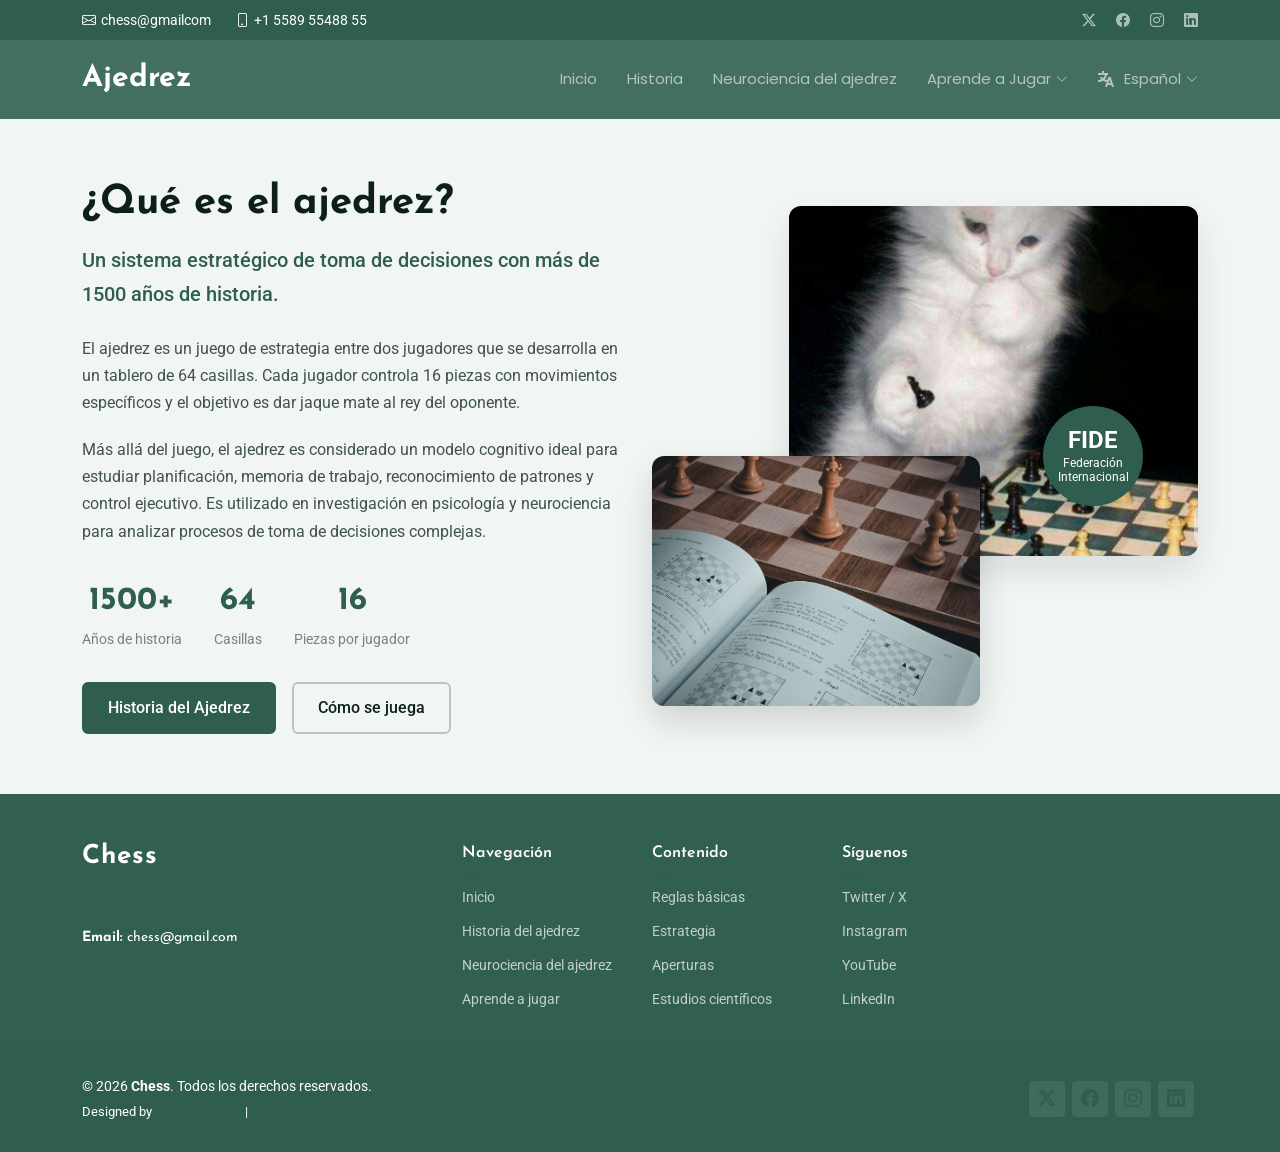
<file: AJEDREZ/index.html>
<!DOCTYPE html>
<html lang="en">

<head>
  <meta charset="utf-8">
  <meta content="width=device-width, initial-scale=1.0" name="viewport">
  <title>Index - Grandoria Bootstrap Template</title>
  <meta name="description" content="">
  <meta name="keywords" content="">

  <!-- Favicons -->
  <link href="assets/img/favicon.png" rel="icon">
  <link href="assets/img/apple-touch-icon.png" rel="apple-touch-icon">

  <!-- Fonts -->
  <link href="https://fonts.googleapis.com" rel="preconnect">
  <link href="https://fonts.gstatic.com" rel="preconnect" crossorigin>
  <link href="https://fonts.googleapis.com/css2?family=Roboto:ital,wght@0,100;0,300;0,400;0,500;0,700;0,900;1,100;1,300;1,400;1,500;1,700;1,900&family=Poppins:ital,wght@0,100;0,200;0,300;0,400;0,500;0,600;0,700;0,800;0,900;1,100;1,200;1,300;1,400;1,500;1,600;1,700;1,800;1,900&family=Josefin+Sans:ital,wght@0,100;0,200;0,300;0,400;0,500;0,600;0,700;1,100;1,200;1,300;1,400;1,500;1,600;1,700&display=swap" rel="stylesheet">

  <!-- Vendor CSS Files -->
  <link href="assets/vendor/bootstrap/css/bootstrap.min.css" rel="stylesheet">
  <link href="assets/vendor/bootstrap-icons/bootstrap-icons.css" rel="stylesheet">
  <link href="assets/vendor/aos/aos.css" rel="stylesheet">
  <link href="assets/vendor/glightbox/css/glightbox.min.css" rel="stylesheet">
  <link href="assets/vendor/swiper/swiper-bundle.min.css" rel="stylesheet">

  <!-- Main CSS File -->
  <link href="assets/css/main.css" rel="stylesheet">

  <!-- =======================================================
  * Template Name: Grandoria
  * Template URL: https://bootstrapmade.com/grandoria-bootstrap-hotel-template/
  * Updated: Jul 29 2025 with Bootstrap v5.3.7
  * Author: BootstrapMade.com
  * License: https://bootstrapmade.com/license/
  ======================================================== -->
</head>

<body class="index-page">

  <header id="header" class="header sticky-top">

    <div class="topbar d-flex align-items-center dark-background">
      <div class="container d-flex justify-content-center justify-content-md-between">
        <div class="contact-info d-flex align-items-center">
          <i class="bi bi-envelope d-flex align-items-center"><a href="mailto:contact@example.com">chess@gmailcom</a></i>
          <i class="bi bi-phone d-flex align-items-center ms-4"><span>+1 5589 55488 55</span></i>
        </div>
        <div class="social-links d-none d-md-flex align-items-center">
          <a href="#" class="twitter"><i class="bi bi-twitter-x"></i></a>
          <a href="#" class="facebook"><i class="bi bi-facebook"></i></a>
          <a href="#" class="instagram"><i class="bi bi-instagram"></i></a>
          <a href="#" class="linkedin"><i class="bi bi-linkedin"></i></a>
        </div>
      </div>
    </div><!-- End Top Bar -->

    <div class="branding d-flex align-items-cente">

      <div class="container position-relative d-flex align-items-center justify-content-between">
        <a href="index.html" class="logo d-flex align-items-center">
          <!-- Uncomment the line below if you also wish to use an image logo -->
          <!-- <img src="assets/img/logo.webp" alt=""> -->
          <h1 class="sitename">Ajedrez</h1>
        </a>

        <nav id="navmenu" class="navmenu">
          <ul>
               <li><a href="index.html">Inicio</a></li>
                <li><a href="Historia.html">Historia</a></li>
                <li><a href="Neurociencia.html">Neurociencia del ajedrez</a></li>
<li class="dropdown">
  <a href="#">
    <span>Aprende a Jugar</span>
    <i class="bi bi-chevron-down toggle-dropdown"></i>
  </a>
  <ul>
    <li><a href="Piezas.html">Piezas</a></li>
    <li><a href="Reglas.html">Reglas</a></li>
    <li><a href="Estrategia.html">Estrategia</a></li>
    <li><a href="Aperturas.html">Aperturas</a></li>
    <li><a href="Defensas.html">Defensas</a></li>
  </ul>
</li>

            <li class="dropdown">
              <a href="#english">
                <svg class="icon" viewBox="0 0 16 16" fill="none" xmlns="http://www.w3.org/2000/svg">
                  <g id="SVGRepo_iconCarrier">
                    <path fill-rule="evenodd" clip-rule="evenodd" d="M4 0H6V2H10V4H8.86807C8.57073 5.66996 7.78574 7.17117 6.6656 8.35112C7.46567 8.73941 8.35737 8.96842 9.29948 8.99697L10.2735 6H12.7265L15.9765 16H13.8735L13.2235 14H9.77647L9.12647 16H7.0235L8.66176 10.9592C7.32639 10.8285 6.08165 10.3888 4.99999 9.71246C3.69496 10.5284 2.15255 11 0.5 11H0V9H0.5C1.5161 9 2.47775 8.76685 3.33437 8.35112C2.68381 7.66582 2.14629 6.87215 1.75171 6H4.02179C4.30023 6.43491 4.62904 6.83446 4.99999 7.19044C5.88743 6.33881 6.53369 5.23777 6.82607 4H0V2H4V0ZM12.5735 12L11.5 8.69688L10.4265 12H12.5735Z" fill="currentColor"></path>
                  </g>
                </svg>
                <span>Español</span>
                <i class="bi bi-chevron-down toggle-dropdown"></i></a>
              <ul>
                <li><a href="#french">Ingles</a></li>
                <li><a href="#deutsch">Alemán</a></li>
                <li><a href="#spanish">Italiano</a></li>
              </ul>
            </li>

          </ul>
          <i class="mobile-nav-toggle d-xl-none bi bi-list"></i>
        </nav>

      </div>

    </div>

  </header>

<main class="main">
<!-- What is Chess Section -->
<section id="about-chess" class="about-home section light-background">

  <div class="container" data-aos="fade-up" data-aos-delay="100">

    <div class="row gy-4 align-items-center">

      <!-- Content -->
      <div class="col-lg-6" data-aos="fade-right" data-aos-delay="200">
        <div class="about-content">
          <h2>¿Qué es el ajedrez?</h2>
          <p class="lead">Un sistema estratégico de toma de decisiones con más de 1500 años de historia.</p>

          <p>
            El ajedrez es un juego de estrategia entre dos jugadores que se desarrolla en un tablero
            de 64 casillas. Cada jugador controla 16 piezas con movimientos específicos y el objetivo
            es dar jaque mate al rey del oponente.
          </p>

          <p>
            Más allá del juego, el ajedrez es considerado un modelo cognitivo ideal para estudiar
            planificación, memoria de trabajo, reconocimiento de patrones y control ejecutivo.
            Es utilizado en investigación en psicología y neurociencia para analizar procesos
            de toma de decisiones complejas.
          </p>

          <div class="stats-row">
            <div class="stat-item">
              <div class="stat-number">1500+</div>
              <div class="stat-label">Años de historia</div>
            </div>
            <div class="stat-item">
              <div class="stat-number">64</div>
              <div class="stat-label">Casillas</div>
            </div>
            <div class="stat-item">
              <div class="stat-number">16</div>
              <div class="stat-label">Piezas por jugador</div>
            </div>
          </div><!-- End Stats Row -->

          <div class="about-actions">
            <a href="history.html" class="btn-primary">Historia del Ajedrez</a>
            <a href="rules.html" class="btn-secondary">Cómo se juega</a>
          </div>

        </div>
      </div>
      <!-- End Content -->

      <!-- Images -->
      <div class="col-lg-6" data-aos="fade-left" data-aos-delay="300">
        <div class="about-images">
          <div class="main-image">
          <img src="Imagenes/GATOB.png" alt="Tablero de ajedrez" width="300">
          </div>
          <div class="secondary-image">
          <img src="Imagenes/Chess ❤️.jpg" alt="Tablero de ajedrez" width="300">
          </div>
          <div class="experience-badge">
            <div class="badge-content">
              <span class="badge-number">FIDE</span>
              <span class="badge-text">Federación<br>Internacional</span>
            </div>
          </div>
        </div>
      </div>
      <!-- End Images -->
    </div>


</body>

</section>

<footer id="footer" class="footer position-relative dark-background">

  <div class="footer-top">
    <div class="container">
      <div class="row gy-4">

        <!-- Logo / Descripción -->
        <div class="col-lg-4 col-md-6 footer-about">
          <a href="index.html" class="logo d-flex align-items-center">
            <span class="sitename">Chess</span>
          </a>
          <div class="footer-contact pt-3">
            <p class="mt-3">
              <strong>Email:</strong> 
              <span>chess@gmail.com</span>
            </p>
          </div>
        </div>

        <!-- Navegación principal -->
        <div class="col-lg-2 col-md-3 footer-links">
          <h4>Navegación</h4>
          <ul>
            <li><a href="index.html">Inicio</a></li>
            <li><a href="historia.html">Historia del ajedrez</a></li>
            <li><a href="neurociencia.html">Neurociencia del ajedrez</a></li>
            <li><a href="aprende.html">Aprende a jugar</a></li>
          </ul>
        </div>

        <!-- Contenido -->
        <div class="col-lg-2 col-md-3 footer-links">
          <h4>Contenido</h4>
          <ul>
            <li><a href="reglas.html">Reglas básicas</a></li>
            <li><a href="estrategia.html">Estrategia</a></li>
            <li><a href="aperturas.html">Aperturas</a></li>
            <li><a href="estudios.html">Estudios científicos</a></li>
          </ul>
        </div>

        <!-- Redes -->
        <div class="col-lg-2 col-md-3 footer-links">
          <h4>Síguenos</h4>
          <ul>
            <li><a href="#">Twitter / X</a></li>
            <li><a href="#">Instagram</a></li>
            <li><a href="#">YouTube</a></li>
            <li><a href="#">LinkedIn</a></li>
          </ul>
        </div>

      </div>
    </div>
  </div>

  <div class="copyright text-center">
    <div class="container d-flex flex-column flex-lg-row justify-content-center justify-content-lg-between align-items-center">

      <div class="d-flex flex-column align-items-center align-items-lg-start">
        <div>
          © 2026 <strong>Chess</strong>. Todos los derechos reservados.
        </div>
        <div class="credits">
          Designed by 
          <a href="https://bootstrapmade.com/">BootstrapMade</a> | 
          <a href="https://bootstrapmade.com/tools/">DevTools</a>
        </div>
      </div>

      <div class="social-links order-first order-lg-last mb-3 mb-lg-0">
        <a href="#"><i class="bi bi-twitter-x"></i></a>
        <a href="#"><i class="bi bi-facebook"></i></a>
        <a href="#"><i class="bi bi-instagram"></i></a>
        <a href="#"><i class="bi bi-linkedin"></i></a>
      </div>

    </div>
  </div>

</footer>








  <!-- Scroll Top -->
  <a href="#" id="scroll-top" class="scroll-top d-flex align-items-center justify-content-center"><i class="bi bi-arrow-up-short"></i></a>

  <!-- Preloader -->
  <div id="preloader"></div>

  <!-- Vendor JS Files -->
  <script src="assets/vendor/bootstrap/js/bootstrap.bundle.min.js"></script>
  <script src="assets/vendor/php-email-form/validate.js"></script>
  <script src="assets/vendor/aos/aos.js"></script>
  <script src="assets/vendor/purecounter/purecounter_vanilla.js"></script>
  <script src="assets/vendor/glightbox/js/glightbox.min.js"></script>
  <script src="assets/vendor/swiper/swiper-bundle.min.js"></script>
  <script src="assets/vendor/imagesloaded/imagesloaded.pkgd.min.js"></script>
  <script src="assets/vendor/isotope-layout/isotope.pkgd.min.js"></script>

  <!-- Main JS File -->
  <script src="assets/js/main.js"></script>

</body>

</html>
</file>
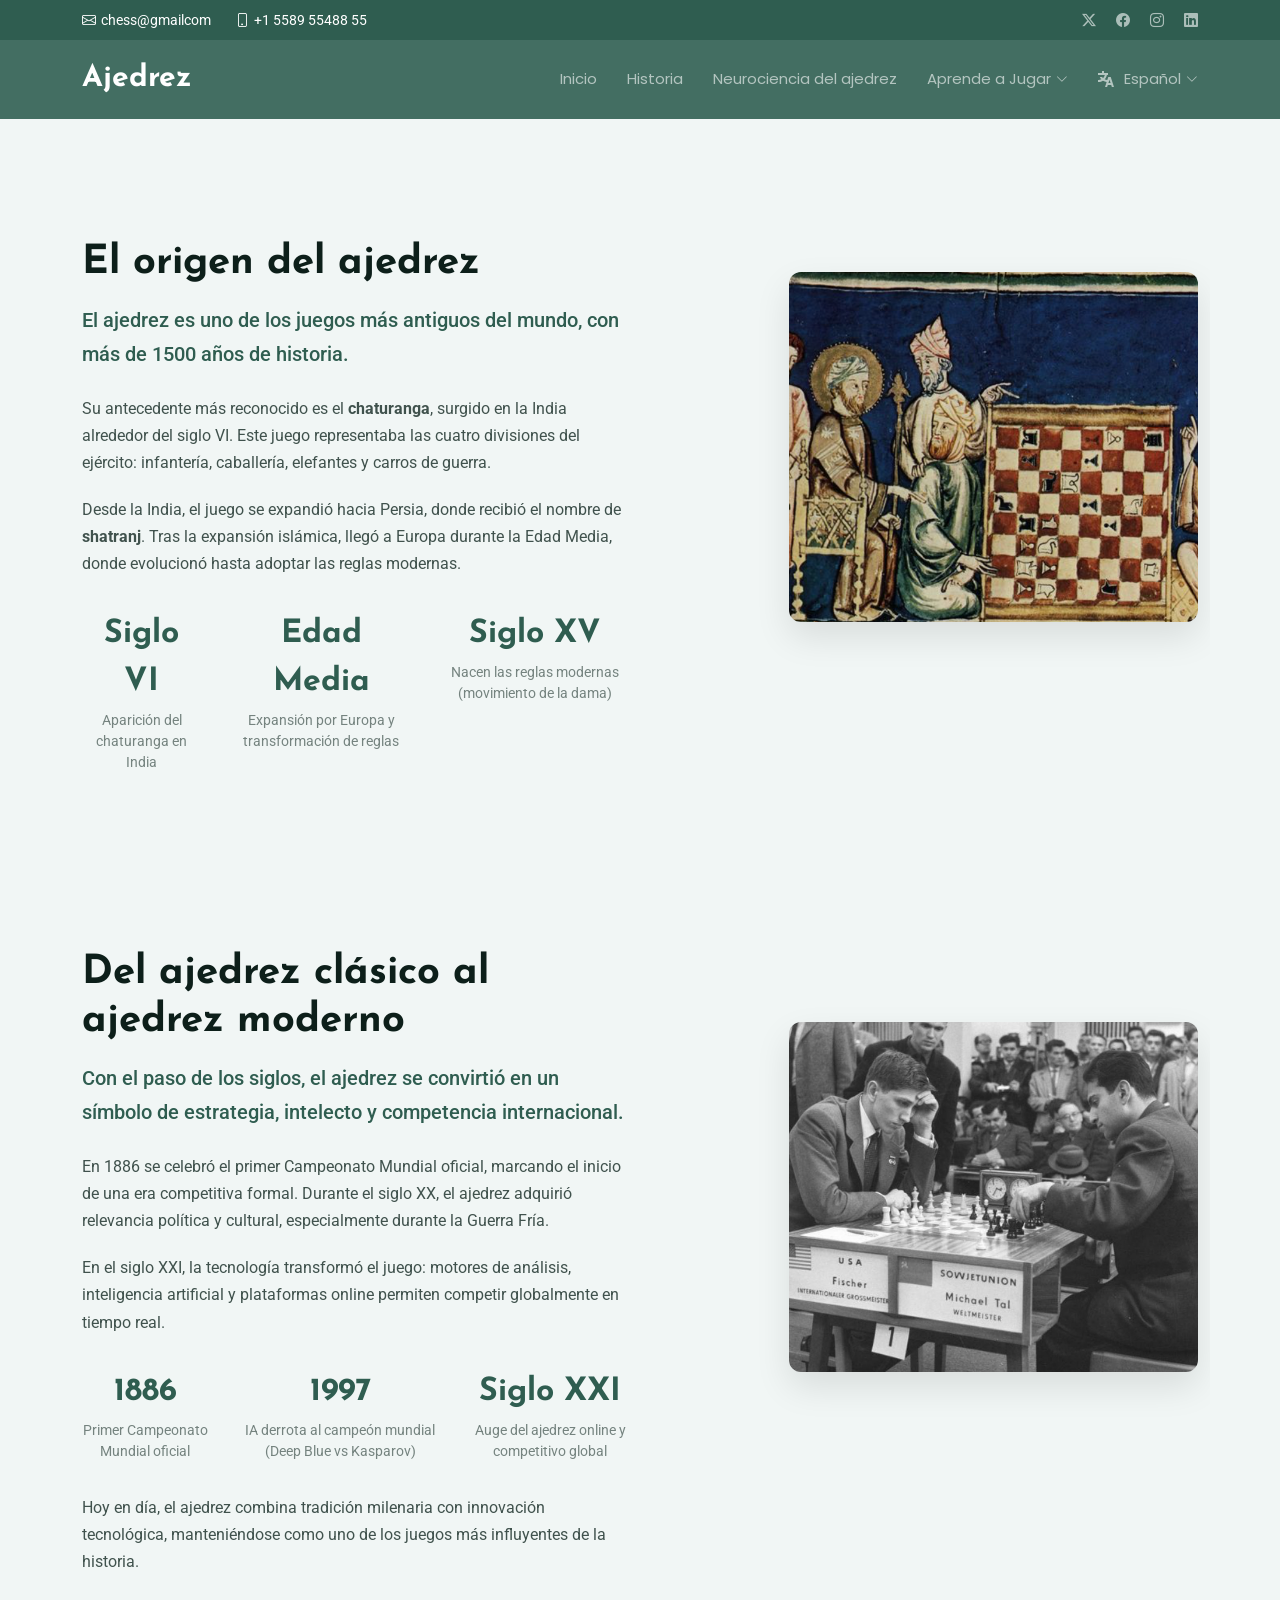
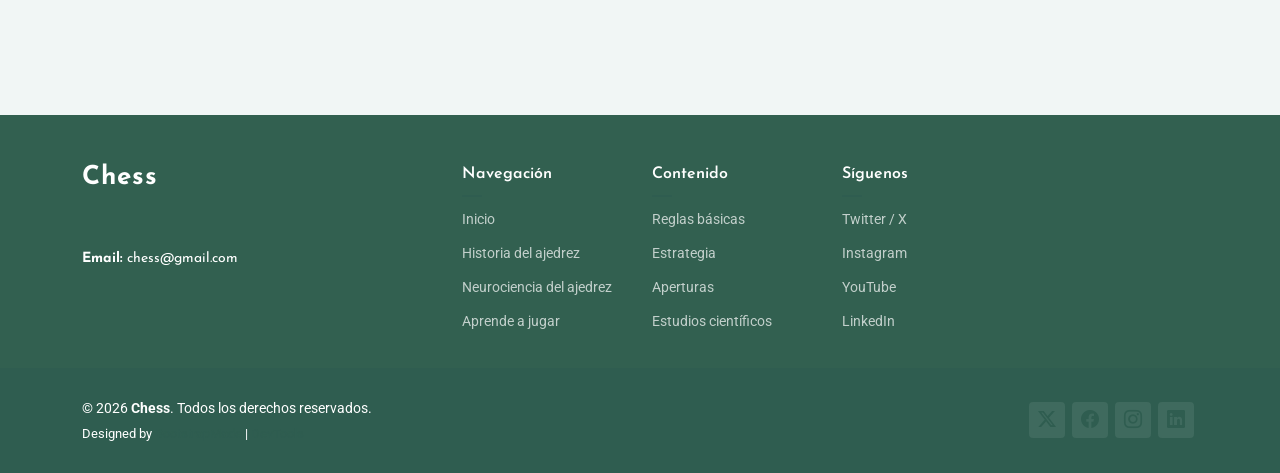
<file: AJEDREZ/Historia.html>
<!DOCTYPE html>
<html lang="en">

<head>
  <meta charset="utf-8">
  <meta content="width=device-width, initial-scale=1.0" name="viewport">
  <title>Index - Grandoria Bootstrap Template</title>
  <meta name="description" content="">
  <meta name="keywords" content="">

  <!-- Favicons -->
  <link href="assets/img/favicon.png" rel="icon">
  <link href="assets/img/apple-touch-icon.png" rel="apple-touch-icon">

  <!-- Fonts -->
  <link href="https://fonts.googleapis.com" rel="preconnect">
  <link href="https://fonts.gstatic.com" rel="preconnect" crossorigin>
  <link href="https://fonts.googleapis.com/css2?family=Roboto:ital,wght@0,100;0,300;0,400;0,500;0,700;0,900;1,100;1,300;1,400;1,500;1,700;1,900&family=Poppins:ital,wght@0,100;0,200;0,300;0,400;0,500;0,600;0,700;0,800;0,900;1,100;1,200;1,300;1,400;1,500;1,600;1,700;1,800;1,900&family=Josefin+Sans:ital,wght@0,100;0,200;0,300;0,400;0,500;0,600;0,700;1,100;1,200;1,300;1,400;1,500;1,600;1,700&display=swap" rel="stylesheet">

  <!-- Vendor CSS Files -->
  <link href="assets/vendor/bootstrap/css/bootstrap.min.css" rel="stylesheet">
  <link href="assets/vendor/bootstrap-icons/bootstrap-icons.css" rel="stylesheet">
  <link href="assets/vendor/aos/aos.css" rel="stylesheet">
  <link href="assets/vendor/glightbox/css/glightbox.min.css" rel="stylesheet">
  <link href="assets/vendor/swiper/swiper-bundle.min.css" rel="stylesheet">

  <!-- Main CSS File -->
  <link href="assets/css/main.css" rel="stylesheet">

  <!-- =======================================================
  * Template Name: Grandoria
  * Template URL: https://bootstrapmade.com/grandoria-bootstrap-hotel-template/
  * Updated: Jul 29 2025 with Bootstrap v5.3.7
  * Author: BootstrapMade.com
  * License: https://bootstrapmade.com/license/
  ======================================================== -->
</head>

<body class="index-page">

  <header id="header" class="header sticky-top">

    <div class="topbar d-flex align-items-center dark-background">
      <div class="container d-flex justify-content-center justify-content-md-between">
        <div class="contact-info d-flex align-items-center">
          <i class="bi bi-envelope d-flex align-items-center"><a href="chesss@gmailcom">chess@gmailcom</a></i>
          <i class="bi bi-phone d-flex align-items-center ms-4"><span>+1 5589 55488 55</span></i>
        </div>
        <div class="social-links d-none d-md-flex align-items-center">
          <a href="#" class="twitter"><i class="bi bi-twitter-x"></i></a>
          <a href="#" class="facebook"><i class="bi bi-facebook"></i></a>
          <a href="#" class="instagram"><i class="bi bi-instagram"></i></a>
          <a href="#" class="linkedin"><i class="bi bi-linkedin"></i></a>
        </div>
      </div>
    </div><!-- End Top Bar -->

    <div class="branding d-flex align-items-cente">

      <div class="container position-relative d-flex align-items-center justify-content-between">
        <a href="index.html" class="logo d-flex align-items-center">
          <!-- Uncomment the line below if you also wish to use an image logo -->
          <!-- <img src="assets/img/logo.webp" alt=""> -->
          <h1 class="sitename">Ajedrez</h1>
        </a>

        <nav id="navmenu" class="navmenu">
          <ul>
               <li><a href="index.html">Inicio</a></li>
                <li><a href="historia.html">Historia</a></li>
                <li><a href="Neurociencia.html">Neurociencia del ajedrez</a></li>
<li class="dropdown">
  <a href="#">
    <span>Aprende a Jugar</span>
    <i class="bi bi-chevron-down toggle-dropdown"></i>
  </a>
  <ul>
    <li><a href="Piezas.html">Piezas</a></li>
    <li><a href="Reglas.html">Reglas</a></li>
    <li><a href="Estrategia.html">Estrategia</a></li>
    <li><a href="Aperturas.html">Aperturas</a></li>
    <li><a href="Defensas.html">Defensas</a></li>
  </ul>
</li>

            <li class="dropdown">
              <a href="#english">
                <svg class="icon" viewBox="0 0 16 16" fill="none" xmlns="http://www.w3.org/2000/svg">
                  <g id="SVGRepo_iconCarrier">
                    <path fill-rule="evenodd" clip-rule="evenodd" d="M4 0H6V2H10V4H8.86807C8.57073 5.66996 7.78574 7.17117 6.6656 8.35112C7.46567 8.73941 8.35737 8.96842 9.29948 8.99697L10.2735 6H12.7265L15.9765 16H13.8735L13.2235 14H9.77647L9.12647 16H7.0235L8.66176 10.9592C7.32639 10.8285 6.08165 10.3888 4.99999 9.71246C3.69496 10.5284 2.15255 11 0.5 11H0V9H0.5C1.5161 9 2.47775 8.76685 3.33437 8.35112C2.68381 7.66582 2.14629 6.87215 1.75171 6H4.02179C4.30023 6.43491 4.62904 6.83446 4.99999 7.19044C5.88743 6.33881 6.53369 5.23777 6.82607 4H0V2H4V0ZM12.5735 12L11.5 8.69688L10.4265 12H12.5735Z" fill="currentColor"></path>
                  </g>
                </svg>
                <span>Español</span>
                <i class="bi bi-chevron-down toggle-dropdown"></i></a>
              <ul>
                <li><a href="#french">Ingles</a></li>
                <li><a href="#deutsch">Alemán</a></li>
                <li><a href="#spanish">Italiano</a></li>
              </ul>
            </li>

          </ul>
          <i class="mobile-nav-toggle d-xl-none bi bi-list"></i>
        </nav>

      </div>

    </div>

  </header>
<main class="main">
  <section id="about-chess" class="about-home section light-background">

    <div class="container" data-aos="fade-up" data-aos-delay="100">
      <div class="row gy-4 align-items-center">

        <!-- Historia del Ajedrez - Orígenes -->
        <section id="chess-history" class="about-home section light-background">

          <div class="container" data-aos="fade-up" data-aos-delay="100">
            <div class="row gy-4 align-items-center">

              <!-- Content -->
              <div class="col-lg-6" data-aos="fade-right" data-aos-delay="200">
                <div class="about-content">

                  <h2>El origen del ajedrez</h2>

                  <p class="lead">
                    El ajedrez es uno de los juegos más antiguos del mundo, con más de 1500 años de historia.
                  </p>

                  <p>
                    Su antecedente más reconocido es el <strong>chaturanga</strong>, 
                    surgido en la India alrededor del siglo VI. Este juego representaba 
                    las cuatro divisiones del ejército: infantería, caballería, elefantes y carros de guerra.
                  </p>

                  <p>
                    Desde la India, el juego se expandió hacia Persia, donde recibió el 
                    nombre de <strong>shatranj</strong>. Tras la expansión islámica, llegó a Europa 
                    durante la Edad Media, donde evolucionó hasta adoptar las reglas modernas.
                  </p>

                  <div class="stats-row">

                    <div class="stat-item">
                      <div class="stat-number">Siglo VI</div>
                      <div class="stat-label">
                        Aparición del chaturanga en India
                      </div>
                    </div>

                    <div class="stat-item">
                      <div class="stat-number">Edad Media</div>
                      <div class="stat-label">
                        Expansión por Europa y transformación de reglas
                      </div>
                    </div>

                    <div class="stat-item">
                      <div class="stat-number">Siglo XV</div>
                      <div class="stat-label">
                        Nacen las reglas modernas (movimiento de la dama)
                      </div>
                    </div>

                  </div><!-- End Stats Row -->

                </div>
              </div>
              <!-- End Content -->

              <!-- Images -->
              <div class="col-lg-6" data-aos="fade-left" data-aos-delay="300">
                <div class="about-images">
                  <div class="main-image">
                    <img src="Imagenes/INDIA.png" 
                         alt="Representación antigua del ajedrez" 
                         width="300"
                         class="img-fluid">
                  </div>
                </div>
              </div>
              <!-- End Images -->

            </div>
          </div>
        </section>
        <!-- End Historia - Orígenes -->



        <!-- Historia Moderna del Ajedrez -->
        <section id="modern-chess" class="about-home section light-background">

          <div class="container" data-aos="fade-up" data-aos-delay="100">
            <div class="row gy-4 align-items-center">

              <!-- Content -->
              <div class="col-lg-6" data-aos="fade-right" data-aos-delay="200">
                <div class="about-content">

                  <h2>Del ajedrez clásico al ajedrez moderno</h2>

                  <p class="lead">
                    Con el paso de los siglos, el ajedrez se convirtió en un símbolo 
                    de estrategia, intelecto y competencia internacional.
                  </p>

                  <p>
                    En 1886 se celebró el primer Campeonato Mundial oficial, 
                    marcando el inicio de una era competitiva formal. Durante el siglo XX, 
                    el ajedrez adquirió relevancia política y cultural, especialmente 
                    durante la Guerra Fría.
                  </p>

                  <p>
                    En el siglo XXI, la tecnología transformó el juego: motores de análisis, 
                    inteligencia artificial y plataformas online permiten competir 
                    globalmente en tiempo real.
                  </p>

                  <div class="stats-row">

                    <div class="stat-item">
                      <div class="stat-number">1886</div>
                      <div class="stat-label">
                        Primer Campeonato Mundial oficial
                      </div>
                    </div>

                    <div class="stat-item">
                      <div class="stat-number">1997</div>
                      <div class="stat-label">
                        IA derrota al campeón mundial (Deep Blue vs Kasparov)
                      </div>
                    </div>

                    <div class="stat-item">
                      <div class="stat-number">Siglo XXI</div>
                      <div class="stat-label">
                        Auge del ajedrez online y competitivo global
                      </div>
                    </div>

                  </div><!-- End Stats Row -->

                  <p style="margin-top:20px;">
                    Hoy en día, el ajedrez combina tradición milenaria con innovación tecnológica, 
                    manteniéndose como uno de los juegos más influyentes de la historia.
                  </p>

                </div>
              </div>
              <!-- End Content -->

              <!-- Images -->
              <div class="col-lg-6" data-aos="fade-left" data-aos-delay="300">
                <div class="about-images">
                  <div class="main-image">
                    <img src="Imagenes/image copy.png" 
                         alt="Partida moderna de ajedrez" 
                         width="300"
                         class="img-fluid">
                  </div>
                </div>
              </div>
              <!-- End Images -->

            </div>
          </div>
        </section>
        <!-- End Historia Moderna -->

      </div>
    </div>

  </section>
</main>

</section>

<footer id="footer" class="footer position-relative dark-background">

  <div class="footer-top">
    <div class="container">
      <div class="row gy-4">

        <!-- Logo / Descripción -->
        <div class="col-lg-4 col-md-6 footer-about">
          <a href="index.html" class="logo d-flex align-items-center">
            <span class="sitename">Chess</span>
          </a>
          <div class="footer-contact pt-3">
            <p class="mt-3">
              <strong>Email:</strong> 
              <span>chess@gmail.com</span>
            </p>
          </div>
        </div>

        <!-- Navegación principal -->
        <div class="col-lg-2 col-md-3 footer-links">
          <h4>Navegación</h4>
          <ul>
            <li><a href="index.html">Inicio</a></li>
            <li><a href="historia.html">Historia del ajedrez</a></li>
            <li><a href="neurociencia.html">Neurociencia del ajedrez</a></li>
            <li><a href="aprende.html">Aprende a jugar</a></li>
          </ul>
        </div>

        <!-- Contenido -->
        <div class="col-lg-2 col-md-3 footer-links">
          <h4>Contenido</h4>
          <ul>
            <li><a href="reglas.html">Reglas básicas</a></li>
            <li><a href="estrategia.html">Estrategia</a></li>
            <li><a href="aperturas.html">Aperturas</a></li>
            <li><a href="estudios.html">Estudios científicos</a></li>
          </ul>
        </div>

        <!-- Redes -->
        <div class="col-lg-2 col-md-3 footer-links">
          <h4>Síguenos</h4>
          <ul>
            <li><a href="#">Twitter / X</a></li>
            <li><a href="#">Instagram</a></li>
            <li><a href="#">YouTube</a></li>
            <li><a href="#">LinkedIn</a></li>
          </ul>
        </div>

      </div>
    </div>
  </div>

  <div class="copyright text-center">
    <div class="container d-flex flex-column flex-lg-row justify-content-center justify-content-lg-between align-items-center">

      <div class="d-flex flex-column align-items-center align-items-lg-start">
        <div>
          © 2026 <strong>Chess</strong>. Todos los derechos reservados.
        </div>
        <div class="credits">
          Designed by 
          <a href="https://bootstrapmade.com/">BootstrapMade</a> | 
          <a href="https://bootstrapmade.com/tools/">DevTools</a>
        </div>
      </div>

      <div class="social-links order-first order-lg-last mb-3 mb-lg-0">
        <a href="#"><i class="bi bi-twitter-x"></i></a>
        <a href="#"><i class="bi bi-facebook"></i></a>
        <a href="#"><i class="bi bi-instagram"></i></a>
        <a href="#"><i class="bi bi-linkedin"></i></a>
      </div>

    </div>
  </div>

</footer>

  <!-- Scroll Top -->
  <a href="#" id="scroll-top" class="scroll-top d-flex align-items-center justify-content-center"><i class="bi bi-arrow-up-short"></i></a>

  <!-- Preloader -->
  <div id="preloader"></div>

  <!-- Vendor JS Files -->
  <script src="assets/vendor/bootstrap/js/bootstrap.bundle.min.js"></script>
  <script src="assets/vendor/php-email-form/validate.js"></script>
  <script src="assets/vendor/aos/aos.js"></script>
  <script src="assets/vendor/purecounter/purecounter_vanilla.js"></script>
  <script src="assets/vendor/glightbox/js/glightbox.min.js"></script>
  <script src="assets/vendor/swiper/swiper-bundle.min.js"></script>
  <script src="assets/vendor/imagesloaded/imagesloaded.pkgd.min.js"></script>
  <script src="assets/vendor/isotope-layout/isotope.pkgd.min.js"></script>

  <!-- Main JS File -->
  <script src="assets/js/main.js"></script>

</body>

</html>
</file>
<file: AJEDREZ/assets/css/main.css>
/**
* Template Name: Grandoria
* Template URL: https://bootstrapmade.com/grandoria-bootstrap-hotel-template/
* Updated: Jul 29 2025 with Bootstrap v5.3.7
* Author: BootstrapMade.com
* License: https://bootstrapmade.com/license/
*/

@charset "UTF-8";

/*--------------------------------------------------------------
# Font & Color Variables
# Help: https://bootstrapmade.com/color-system/
--------------------------------------------------------------*/
/* Fonts */
:root {
  --default-font: "Roboto",  system-ui, -apple-system, "Segoe UI", Roboto, "Helvetica Neue", Arial, "Noto Sans", "Liberation Sans", sans-serif, "Apple Color Emoji", "Segoe UI Emoji", "Segoe UI Symbol", "Noto Color Emoji";
  --heading-font: "Josefin Sans",  sans-serif;
  --nav-font: "Poppins",  sans-serif;
}

/* Global Colors - The following color variables are used throughout the website. Updating them here will change the color scheme of the entire website */
:root { 
  --background-color: #ffffff; /* Background color for the entire website, including individual sections */
  --default-color: #40524d; /* Default color used for the majority of the text content across the entire website */
  --heading-color: #0d1f1a; /* Color for headings, subheadings and title throughout the website */
  --accent-color: #2f5d50; /* Accent color that represents your brand on the website. It's used for buttons, links, and other elements that need to stand out */
  --surface-color: #ffffff; /* The surface color is used as a background of boxed elements within sections, such as cards, icon boxes, or other elements that require a visual separation from the global background. */
  --contrast-color: #ffffff; /* Contrast color for text, ensuring readability against backgrounds of accent, heading, or default colors. */
}

/* Nav Menu Colors - The following color variables are used specifically for the navigation menu. They are separate from the global colors to allow for more customization options */
:root {
  --nav-color: rgba(255, 255, 255, 0.6);  /* The default color of the main navmenu links */
  --nav-hover-color: #ffffff; /* Applied to main navmenu links when they are hovered over or active */
  --nav-mobile-background-color: #ffffff; /* Used as the background color for mobile navigation menu */
  --nav-dropdown-background-color: #ffffff; /* Used as the background color for dropdown items that appear when hovering over primary navigation items */
  --nav-dropdown-color: #40524d; /* Used for navigation links of the dropdown items in the navigation menu. */
  --nav-dropdown-hover-color: #2f5d50; /* Similar to --nav-hover-color, this color is applied to dropdown navigation links when they are hovered over. */
}

/* Color Presets - These classes override global colors when applied to any section or element, providing reuse of the sam color scheme. */

.light-background {
  --background-color: #f1f6f5;
  --surface-color: #ffffff;
}

.dark-background {
  --background-color: #2f5d50;
  --default-color: #ffffff;
  --heading-color: #ffffff;
  --surface-color: #2e2b28;
  --contrast-color: #ffffff;
}

/* Smooth scroll */
:root {
  scroll-behavior: smooth;
}

/*--------------------------------------------------------------
# General Styling & Shared Classes
--------------------------------------------------------------*/
body {
  color: var(--default-color);
  background-color: var(--background-color);
  font-family: var(--default-font);
}

a {
  color: var(--accent-color);
  text-decoration: none;
  transition: 0.3s;
}

a:hover {
  color: color-mix(in srgb, var(--accent-color), transparent 25%);
  text-decoration: none;
}

h1,
h2,
h3,
h4,
h5,
h6 {
  color: var(--heading-color);
  font-family: var(--heading-font);
}

/* PHP Email Form Messages
------------------------------*/
.php-email-form .error-message {
  display: none;
  background: #df1529;
  color: #ffffff;
  text-align: left;
  padding: 15px;
  margin-bottom: 24px;
  font-weight: 600;
}

.php-email-form .sent-message {
  display: none;
  color: #ffffff;
  background: #059652;
  text-align: center;
  padding: 15px;
  margin-bottom: 24px;
  font-weight: 600;
}

.php-email-form .loading {
  display: none;
  background: var(--surface-color);
  text-align: center;
  padding: 15px;
  margin-bottom: 24px;
}

.php-email-form .loading:before {
  content: "";
  display: inline-block;
  border-radius: 50%;
  width: 24px;
  height: 24px;
  margin: 0 10px -6px 0;
  border: 3px solid var(--accent-color);
  border-top-color: var(--surface-color);
  animation: php-email-form-loading 1s linear infinite;
}

@keyframes php-email-form-loading {
  0% {
    transform: rotate(0deg);
  }

  100% {
    transform: rotate(360deg);
  }
}

/*--------------------------------------------------------------
# Global Header
--------------------------------------------------------------*/
.header {
  --background-color: #436e62;
  --heading-color: #ffffff;
  color: var(--default-color);
  transition: all 0.5s;
  z-index: 997;
  background-color: var(--background-color);
}

.header .topbar {
  background-color: var(--background-color);
  height: 40px;
  padding: 0;
  font-size: 14px;
  transition: all 0.5s;
}

.header .topbar .contact-info i {
  font-style: normal;
  color: var(--contrast-color);
}

.header .topbar .contact-info i a,
.header .topbar .contact-info i span {
  padding-left: 5px;
  color: var(--contrast-color);
}

@media (max-width: 575px) {

  .header .topbar .contact-info i a,
  .header .topbar .contact-info i span {
    font-size: 13px;
  }
}

.header .topbar .contact-info i a {
  line-height: 0;
  transition: 0.3s;
}

.header .topbar .contact-info i a:hover {
  color: var(--contrast-color);
  text-decoration: underline;
}

.header .topbar .social-links a {
  color: color-mix(in srgb, var(--contrast-color), transparent 40%);
  line-height: 0;
  transition: 0.3s;
  margin-left: 20px;
}

.header .topbar .social-links a:hover {
  color: var(--contrast-color);
}

.header .branding {
  min-height: 60px;
  padding: 10px 0;
}

.header .logo {
  line-height: 1;
}

.header .logo img {
  max-height: 36px;
  margin-right: 8px;
}

.header .logo h1 {
  font-size: 30px;
  margin: 0;
  font-weight: 700;
  color: var(--heading-color);
}

.scrolled .header {
  box-shadow: 0px 0 18px rgba(0, 0, 0, 0.1);
}

.scrolled .header .topbar {
  height: 0;
  visibility: hidden;
  overflow: hidden;
}

/*--------------------------------------------------------------
# Navigation Menu
--------------------------------------------------------------*/
/* Navmenu - Desktop */
@media (min-width: 1200px) {
  .navmenu {
    padding: 0;
  }

  .navmenu svg {
    height: 16px;
    padding-right: 10px;
  }

  .navmenu ul {
    margin: 0;
    padding: 0;
    display: flex;
    list-style: none;
    align-items: center;
  }

  .navmenu li {
    position: relative;
  }

  .navmenu a,
  .navmenu a:focus {
    color: var(--nav-color);
    padding: 18px 15px;
    font-size: 15px;
    font-family: var(--nav-font);
    font-weight: 400;
    display: flex;
    align-items: center;
    justify-content: space-between;
    white-space: nowrap;
    transition: 0.3s;
  }

  .navmenu a i,
  .navmenu a:focus i {
    font-size: 12px;
    line-height: 0;
    margin-left: 5px;
    transition: 0.3s;
  }

  .navmenu li:last-child a {
    padding-right: 0;
  }

  .navmenu li:hover>a,
  .navmenu .active,
  .navmenu .active:focus {
    color: var(--nav-hover-color);
  }

  .navmenu .dropdown ul {
    margin: 0;
    padding: 10px 0;
    background: var(--nav-dropdown-background-color);
    display: block;
    position: absolute;
    visibility: hidden;
    left: 14px;
    top: 130%;
    opacity: 0;
    transition: 0.3s;
    border-radius: 4px;
    z-index: 99;
    box-shadow: 0px 0px 30px rgba(0, 0, 0, 0.1);
  }

  .navmenu .dropdown ul li {
    min-width: 200px;
  }

  .navmenu .dropdown ul a {
    padding: 10px 20px;
    font-size: 15px;
    text-transform: none;
    color: var(--nav-dropdown-color);
  }

  .navmenu .dropdown ul a i {
    font-size: 12px;
  }

  .navmenu .dropdown ul a:hover,
  .navmenu .dropdown ul .active,
  .navmenu .dropdown ul .active:hover,
  .navmenu .dropdown ul li:hover>a {
    color: var(--nav-dropdown-hover-color);
  }

  .navmenu .dropdown:hover>ul {
    opacity: 1;
    top: 100%;
    visibility: visible;
  }

  .navmenu .dropdown .dropdown ul {
    top: 0;
    left: -90%;
    visibility: hidden;
  }

  .navmenu .dropdown .dropdown:hover>ul {
    opacity: 1;
    top: 0;
    left: -100%;
    visibility: visible;
  }
}

/* Navmenu - Mobile */
@media (max-width: 1199px) {
  .mobile-nav-toggle {
    color: var(--nav-color);
    font-size: 28px;
    line-height: 0;
    margin-right: 10px;
    cursor: pointer;
    transition: color 0.3s;
  }

  .navmenu {
    padding: 0;
    z-index: 9997;
  }

  .navmenu svg {
    height: 16px;
    padding-right: 10px;
  }

  .navmenu ul {
    display: none;
    list-style: none;
    position: absolute;
    inset: 60px 20px 20px 20px;
    padding: 10px 0;
    margin: 0;
    border-radius: 6px;
    background-color: var(--nav-mobile-background-color);
    overflow-y: auto;
    transition: 0.3s;
    z-index: 9998;
    box-shadow: 0px 0px 30px rgba(0, 0, 0, 0.1);
  }

  .navmenu a,
  .navmenu a:focus {
    color: var(--nav-dropdown-color);
    padding: 10px 20px;
    font-family: var(--nav-font);
    font-size: 17px;
    font-weight: 500;
    display: flex;
    align-items: center;
    justify-content: space-between;
    white-space: nowrap;
    transition: 0.3s;
  }

  .navmenu a i,
  .navmenu a:focus i {
    font-size: 12px;
    line-height: 0;
    margin-left: 5px;
    width: 30px;
    height: 30px;
    display: flex;
    align-items: center;
    justify-content: center;
    border-radius: 50%;
    transition: 0.3s;
    background-color: color-mix(in srgb, var(--accent-color), transparent 90%);
  }

  .navmenu a i:hover,
  .navmenu a:focus i:hover {
    background-color: var(--accent-color);
    color: var(--contrast-color);
  }

  .navmenu a:hover,
  .navmenu .active,
  .navmenu .active:focus {
    color: var(--nav-dropdown-hover-color);
  }

  .navmenu .active i,
  .navmenu .active:focus i {
    background-color: var(--accent-color);
    color: var(--contrast-color);
    transform: rotate(180deg);
  }

  .navmenu .dropdown ul {
    position: static;
    display: none;
    z-index: 99;
    padding: 10px 0;
    margin: 10px 20px;
    background-color: var(--nav-dropdown-background-color);
    border: 1px solid color-mix(in srgb, var(--default-color), transparent 90%);
    box-shadow: none;
    transition: all 0.5s ease-in-out;
  }

  .navmenu .dropdown ul ul {
    background-color: rgba(33, 37, 41, 0.1);
  }

  .navmenu .dropdown>.dropdown-active {
    display: block;
    background-color: rgba(33, 37, 41, 0.03);
  }

  .mobile-nav-active {
    overflow: hidden;
  }

  .mobile-nav-active .mobile-nav-toggle {
    color: #fff;
    position: absolute;
    font-size: 32px;
    top: 15px;
    right: 15px;
    margin-right: 0;
    z-index: 9999;
  }

  .mobile-nav-active .navmenu {
    position: fixed;
    overflow: hidden;
    inset: 0;
    background: rgba(33, 37, 41, 0.8);
    transition: 0.3s;
  }

  .mobile-nav-active .navmenu>ul {
    display: block;
  }
}

/*--------------------------------------------------------------
# Global Footer
--------------------------------------------------------------*/
.footer {
  color: var(--default-color);
  background-color: var(--background-color);
  font-size: 14px;
  position: relative;
}

.footer .footer-top {
  background-color: color-mix(in srgb, var(--background-color), rgb(112, 148, 83) 5%);
  padding-top: 50px;
}

.footer .footer-about .logo {
  line-height: 1;
  margin-bottom: 25px;
}

.footer .footer-about .logo img {
  max-height: 40px;
  margin-right: 6px;
}

.footer .footer-about .logo span {
  color: var(--heading-color);
  font-family: var(--heading-font);
  font-size: 26px;
  font-weight: 700;
  letter-spacing: 1px;
}

.footer .footer-about p {
  font-size: 14px;
  font-family: var(--heading-font);
}

.footer h4 {
  font-size: 16px;
  font-weight: 600;
  position: relative;
  padding-bottom: 12px;
  margin-bottom: 15px;
}

.footer h4::after {
  content: "";
  position: absolute;
  display: block;
  width: 20px;
  height: 2px;
  background: var(--accent-color);
  bottom: 0;
  left: 0;
}

.footer .footer-links {
  margin-bottom: 30px;
}

.footer .footer-links ul {
  list-style: none;
  padding: 0;
  margin: 0;
}

.footer .footer-links ul i {
  padding-right: 2px;
  font-size: 12px;
  line-height: 0;
}

.footer .footer-links ul li {
  padding: 10px 0;
  display: flex;
  align-items: center;
}

.footer .footer-links ul li:first-child {
  padding-top: 0;
}

.footer .footer-links ul a {
  color: color-mix(in srgb, var(--default-color), transparent 30%);
  display: inline-block;
  line-height: 1;
}

.footer .footer-links ul a:hover {
  color: var(--accent-color);
}

.footer .footer-contact p {
  margin-bottom: 5px;
}

.footer .copyright {
  padding: 30px 0;
}

.footer .copyright p {
  margin-bottom: 0;
}

.footer .credits {
  margin-top: 5px;
  font-size: 13px;
}

.footer .social-links a {
  font-size: 18px;
  display: inline-block;
  background: color-mix(in srgb, var(--default-color), transparent 92%);
  color: var(--accent-color);
  line-height: 1;
  padding: 8px 0;
  margin-right: 4px;
  border-radius: 4px;
  text-align: center;
  width: 36px;
  height: 36px;
  transition: 0.3s;
}

.footer .social-links a:hover {
  color: var(--contrast-color);
  background: var(--accent-color);
  text-decoration: none;
}

/*--------------------------------------------------------------
# Preloader
--------------------------------------------------------------*/
#preloader {
  position: fixed;
  inset: 0;
  z-index: 999999;
  overflow: hidden;
  background: var(--background-color);
  transition: all 0.6s ease-out;
}

#preloader:before {
  content: "";
  position: fixed;
  top: calc(50% - 30px);
  left: calc(50% - 30px);
  border: 6px solid #ffffff;
  border-color: var(--accent-color) transparent var(--accent-color) transparent;
  border-radius: 50%;
  width: 60px;
  height: 60px;
  animation: animate-preloader 1.5s linear infinite;
}

@keyframes animate-preloader {
  0% {
    transform: rotate(0deg);
  }

  100% {
    transform: rotate(360deg);
  }
}

/*--------------------------------------------------------------
# Scroll Top Button
--------------------------------------------------------------*/
.scroll-top {
  position: fixed;
  visibility: hidden;
  opacity: 0;
  right: 15px;
  bottom: -15px;
  z-index: 99999;
  background-color: var(--accent-color);
  width: 44px;
  height: 44px;
  border-radius: 50px;
  transition: all 0.4s;
}

.scroll-top i {
  font-size: 24px;
  color: var(--contrast-color);
  line-height: 0;
}

.scroll-top:hover {
  background-color: color-mix(in srgb, var(--accent-color), transparent 20%);
  color: var(--contrast-color);
}

.scroll-top.active {
  visibility: visible;
  opacity: 1;
  bottom: 15px;
}

/*--------------------------------------------------------------
# Disable aos animation delay on mobile devices
--------------------------------------------------------------*/
@media screen and (max-width: 768px) {
  [data-aos-delay] {
    transition-delay: 0 !important;
  }
}

/*--------------------------------------------------------------
# Global Page Titles & Breadcrumbs
--------------------------------------------------------------*/
.page-title {
  color: var(--default-color);
  background-color: var(--background-color);
  padding: 25px 0;
  position: relative;
}

.page-title h1 {
  font-size: 24px;
  font-weight: 700;
}

.page-title .breadcrumbs ol {
  display: flex;
  flex-wrap: wrap;
  list-style: none;
  padding: 0;
  margin: 0;
  font-size: 14px;
  font-weight: 400;
}

.page-title .breadcrumbs ol li+li {
  padding-left: 10px;
}

.page-title .breadcrumbs ol li+li::before {
  content: "/";
  display: inline-block;
  padding-right: 10px;
  color: color-mix(in srgb, var(--default-color), transparent 70%);
}

/*--------------------------------------------------------------
# Global Sections
--------------------------------------------------------------*/
section,
.section {
  color: var(--default-color);
  background-color: var(--background-color);
  padding: 60px 0;
  scroll-margin-top: 90px;
  overflow: clip;
}

@media (max-width: 1199px) {

  section,
  .section {
    scroll-margin-top: 66px;
  }
}

/*--------------------------------------------------------------
# Global Section Titles
--------------------------------------------------------------*/
.section-title {
  text-align: center;
  padding: 30px 0;
  margin-bottom: 30px;
  position: relative;
}

.section-title h2 {
  font-size: 32px;
  font-weight: 700;
  text-transform: uppercase;
  margin-bottom: 20px;
  padding-bottom: 0;
  position: relative;
  z-index: 2;
}

.section-title span {
  position: absolute;
  top: 4px;
  color: color-mix(in srgb, var(--heading-color), transparent 95%);
  left: 0;
  right: 0;
  z-index: 1;
  font-weight: 700;
  font-size: 52px;
  text-transform: uppercase;
  line-height: 1;
}

.section-title p {
  margin-bottom: 0;
  position: relative;
  z-index: 2;
}

@media (max-width: 575px) {
  .section-title h2 {
    font-size: 28px;
    margin-bottom: 15px;
  }

  .section-title span {
    font-size: 38px;
  }
}

/*--------------------------------------------------------------
# Hotel Hero Section
--------------------------------------------------------------*/
.hotel-hero {
  padding-top: 60px;
  display: flex;
  align-items: center;
  position: relative;
  overflow: hidden;
  padding-bottom: 60px;
}

.hotel-hero .hero-content {
  position: relative;
  z-index: 2;
}

.hotel-hero .hero-content h1 {
  font-size: 3.5rem;
  font-weight: 700;
  line-height: 1.2;
  margin-bottom: 1.5rem;
  color: var(--heading-color);
}

@media (max-width: 992px) {
  .hotel-hero .hero-content h1 {
    font-size: 2.8rem;
  }
}

@media (max-width: 768px) {
  .hotel-hero .hero-content h1 {
    font-size: 2.2rem;
  }
}

.hotel-hero .hero-content .lead {
  font-size: 1.2rem;
  line-height: 1.6;
  margin-bottom: 2rem;
  color: color-mix(in srgb, var(--default-color), transparent 20%);
}

@media (max-width: 768px) {
  .hotel-hero .hero-content .lead {
    font-size: 1.1rem;
  }
}

.hotel-hero .hero-features {
  display: flex;
  flex-wrap: wrap;
  gap: 2rem;
  margin-bottom: 2.5rem;
}

@media (max-width: 576px) {
  .hotel-hero .hero-features {
    flex-direction: column;
    gap: 1rem;
  }
}

.hotel-hero .hero-features .feature-item {
  display: flex;
  align-items: center;
  gap: 0.5rem;
  font-weight: 500;
  color: var(--default-color);
}

.hotel-hero .hero-features .feature-item i {
  color: var(--accent-color);
  font-size: 1.2rem;
}

.hotel-hero .hero-buttons {
  display: flex;
  gap: 1rem;
  flex-wrap: wrap;
}

.hotel-hero .hero-buttons .btn {
  padding: 1rem 2rem;
  font-weight: 600;
  text-decoration: none;
  border-radius: 50px;
  transition: all 0.3s ease;
  border: 2px solid transparent;
}

.hotel-hero .hero-buttons .btn.btn-primary {
  background-color: var(--accent-color);
  color: var(--contrast-color);
  border-color: var(--accent-color);
}

.hotel-hero .hero-buttons .btn.btn-primary:hover {
  background-color: color-mix(in srgb, var(--accent-color), black 10%);
  border-color: color-mix(in srgb, var(--accent-color), black 10%);
  transform: translateY(-2px);
}

.hotel-hero .hero-buttons .btn.btn-outline {
  background-color: transparent;
  color: var(--accent-color);
  border-color: var(--accent-color);
}

.hotel-hero .hero-buttons .btn.btn-outline:hover {
  transform: translateY(-2px);
}

.hotel-hero .hero-images {
  position: relative;
  z-index: 2;
}

.hotel-hero .hero-images .main-image {
  position: relative;
  border-radius: 20px;
  overflow: hidden;
  box-shadow: 0 20px 60px color-mix(in srgb, var(--default-color), transparent 85%);
}

.hotel-hero .hero-images .main-image img {
  width: 100%;
  height: 500px;
  object-fit: cover;
  transition: transform 0.3s ease;
}

@media (max-width: 768px) {
  .hotel-hero .hero-images .main-image img {
    height: 400px;
  }
}

.hotel-hero .hero-images .main-image:hover img {
  transform: scale(1.05);
}

.hotel-hero .hero-images .floating-card {
  position: absolute;
  bottom: -30px;
  right: -30px;
  background: var(--surface-color);
  border-radius: 15px;
  padding: 1.5rem;
  box-shadow: 0 15px 40px color-mix(in srgb, var(--default-color), transparent 85%);
  max-width: 280px;
  z-index: 10;
}

@media (max-width: 992px) {
  .hotel-hero .hero-images .floating-card {
    position: relative;
    bottom: auto;
    right: auto;
    margin-top: 2rem;
    max-width: none;
  }
}

.hotel-hero .hero-images .floating-card .rating {
  margin-bottom: 0.5rem;
}

.hotel-hero .hero-images .floating-card .rating i {
  color: #ffc107;
  margin-right: 0.2rem;
}

.hotel-hero .hero-images .floating-card h6 {
  font-size: 1rem;
  font-weight: 600;
  margin-bottom: 0.5rem;
  color: var(--heading-color);
}

.hotel-hero .hero-images .floating-card p {
  font-size: 0.9rem;
  line-height: 1.5;
  margin-bottom: 1rem;
  color: var(--default-color);
}

.hotel-hero .hero-images .floating-card .guest-info {
  display: flex;
  align-items: center;
  gap: 0.75rem;
}

.hotel-hero .hero-images .floating-card .guest-info .guest-avatar {
  width: 40px;
  height: 40px;
  border-radius: 50%;
  object-fit: cover;
}

.hotel-hero .hero-images .floating-card .guest-info span {
  font-weight: 500;
  color: var(--heading-color);
}

.hotel-hero .hero-stats {
  margin-top: 4rem;
  padding: 2rem 0;
  border-top: 1px solid color-mix(in srgb, var(--default-color), transparent 90%);
}

.hotel-hero .hero-stats .stat-item .stat-number {
  display: block;
  font-size: 2.5rem;
  font-weight: 700;
  color: var(--accent-color);
  line-height: 1;
  margin-bottom: 0.5rem;
}

@media (max-width: 768px) {
  .hotel-hero .hero-stats .stat-item .stat-number {
    font-size: 2rem;
  }
}

.hotel-hero .hero-stats .stat-item .stat-label {
  display: block;
  font-size: 0.9rem;
  font-weight: 500;
  color: var(--default-color);
  text-transform: uppercase;
  letter-spacing: 0.5px;
}

@media (max-width: 992px) {
  .hotel-hero {
    min-height: auto;
    padding: 4rem 0;
  }

  .hotel-hero .row {
    min-height: auto;
  }

  .hotel-hero::before {
    display: none;
  }
}

/*--------------------------------------------------------------
# About Home Section
--------------------------------------------------------------*/
.about-home .about-content h2 {
  font-size: 2.5rem;
  margin-bottom: 1rem;
  font-weight: 700;
}

.about-home .about-content .lead {
  font-size: 1.25rem;
  color: var(--accent-color);
  margin-bottom: 1.5rem;
  font-weight: 500;
}

.about-home .about-content p {
  margin-bottom: 1.25rem;
  line-height: 1.7;
}

.about-home .about-content .stats-row {
  display: flex;
  gap: 2rem;
  margin: 2rem 0;
}

@media (max-width: 576px) {
  .about-home .about-content .stats-row {
    flex-direction: column;
    gap: 1rem;
  }
}

.about-home .about-content .stats-row .stat-item {
  text-align: center;
}

.about-home .about-content .stats-row .stat-item .stat-number {
  font-size: 2rem;
  font-weight: 700;
  color: var(--accent-color);
  font-family: var(--heading-font);
}

.about-home .about-content .stats-row .stat-item .stat-label {
  font-size: 0.875rem;
  color: color-mix(in srgb, var(--default-color), transparent 30%);
  margin-top: 0.25rem;
}

.about-home .about-content .about-actions {
  display: flex;
  gap: 1rem;
  margin-top: 2rem;
}

@media (max-width: 576px) {
  .about-home .about-content .about-actions {
    flex-direction: column;
  }
}

.about-home .about-content .about-actions .btn-primary,
.about-home .about-content .about-actions .btn-secondary {
  padding: 12px 24px;
  border-radius: 6px;
  text-decoration: none;
  font-weight: 500;
  text-align: center;
  transition: all 0.3s ease;
  border: 2px solid transparent;
}

.about-home .about-content .about-actions .btn-primary {
  background-color: var(--accent-color);
  color: var(--contrast-color);
  border-color: var(--accent-color);
}

.about-home .about-content .about-actions .btn-primary:hover {
  background-color: color-mix(in srgb, var(--accent-color), black 15%);
  color: var(--contrast-color);
  transform: translateY(-2px);
}

.about-home .about-content .about-actions .btn-secondary {
  background-color: transparent;
  color: var(--heading-color);
  border-color: color-mix(in srgb, var(--default-color), transparent 70%);
}

.about-home .about-content .about-actions .btn-secondary:hover {
  background-color: color-mix(in srgb, var(--accent-color), transparent 90%);
  border-color: var(--accent-color);
  color: var(--accent-color);
  transform: translateY(-2px);
}

.about-home .about-images {
  position: relative;
  height: 500px;
}

.about-home .about-images .main-image {
  position: absolute;
  top: 0;
  right: 0;
  width: 75%;
  height: 70%;
  border-radius: 12px;
  overflow: hidden;
  box-shadow: 0 15px 35px rgba(0, 0, 0, 0.1);
}

.about-home .about-images .main-image img {
  width: 100%;
  height: 100%;
  object-fit: cover;
}

.about-home .about-images .secondary-image {
  position: absolute;
  bottom: 0;
  left: 0;
  width: 60%;
  height: 50%;
  border-radius: 12px;
  overflow: hidden;
  box-shadow: 0 15px 35px rgba(0, 0, 0, 0.15);
  z-index: 2;
}

.about-home .about-images .secondary-image img {
  width: 100%;
  height: 100%;
  object-fit: cover;
}

.about-home .about-images .experience-badge {
  position: absolute;
  top: 50%;
  right: 10%;
  transform: translateY(-50%);
  z-index: 3;
}

.about-home .about-images .experience-badge .badge-content {
  background-color: var(--accent-color);
  color: var(--contrast-color);
  padding: 1.5rem;
  border-radius: 50%;
  width: 100px;
  height: 100px;
  display: flex;
  flex-direction: column;
  align-items: center;
  justify-content: center;
  text-align: center;
  box-shadow: 0 10px 25px rgba(0, 0, 0, 0.15);
}

.about-home .about-images .experience-badge .badge-content .badge-number {
  font-size: 1.5rem;
  font-weight: 700;
  line-height: 1;
}

.about-home .about-images .experience-badge .badge-content .badge-text {
  font-size: 0.75rem;
  line-height: 1.2;
  margin-top: 0.25rem;
}

@media (max-width: 768px) {
  .about-home .about-images {
    height: 400px;
    margin-top: 2rem;
  }

  .about-home .about-images .main-image {
    width: 80%;
    height: 65%;
  }

  .about-home .about-images .secondary-image {
    width: 65%;
    height: 45%;
  }

  .about-home .about-images .experience-badge {
    right: 5%;
  }

  .about-home .about-images .experience-badge .badge-content {
    width: 80px;
    height: 80px;
    padding: 1rem;
  }

  .about-home .about-images .experience-badge .badge-content .badge-number {
    font-size: 1.25rem;
  }

  .about-home .about-images .experience-badge .badge-content .badge-text {
    font-size: 0.6rem;
  }
}

@media (max-width: 992px) {
  .about-home .row {
    flex-direction: column-reverse;
  }

  .about-home .about-content {
    margin-top: 2rem;
    text-align: center;
  }

  .about-home .about-content .stats-row {
    justify-content: center;
  }
}

/*--------------------------------------------------------------
# Rooms Showcase Section
--------------------------------------------------------------*/
.rooms-showcase .mt-6 {
  margin-top: 5rem;
}

.rooms-showcase .hero-room-showcase {
  background-color: var(--surface-color);
  border-radius: 12px;
  overflow: hidden;
  box-shadow: 0 2px 20px rgba(0, 0, 0, 0.04);
  transition: all 0.5s ease;
  height: 100%;
}

.rooms-showcase .hero-room-showcase:hover {
  box-shadow: 0 8px 40px rgba(0, 0, 0, 0.08);
}

.rooms-showcase .hero-room-showcase .showcase-image-container {
  position: relative;
  height: 400px;
  overflow: hidden;
}

.rooms-showcase .hero-room-showcase .showcase-image-container img {
  width: 100%;
  height: 100%;
  object-fit: cover;
  transition: transform 0.6s ease;
}

.rooms-showcase .hero-room-showcase .showcase-image-container:hover img {
  transform: scale(1.03);
}

.rooms-showcase .hero-room-showcase .showcase-image-container .room-category-badge {
  position: absolute;
  top: 24px;
  left: 24px;
  background: rgba(255, 255, 255, 0.95);
  backdrop-filter: blur(10px);
  padding: 8px 20px;
  border-radius: 20px;
  font-size: 0.8rem;
  font-weight: 500;
  color: var(--heading-color);
  letter-spacing: 0.5px;
  text-transform: uppercase;
}

.rooms-showcase .hero-room-showcase .showcase-image-container .room-details-overlay {
  position: absolute;
  bottom: 24px;
  left: 24px;
  right: 24px;
}

.rooms-showcase .hero-room-showcase .showcase-image-container .room-details-overlay .room-specs {
  display: flex;
  gap: 16px;
  flex-wrap: wrap;
}

.rooms-showcase .hero-room-showcase .showcase-image-container .room-details-overlay .room-specs .spec-item {
  background: rgba(255, 255, 255, 0.95);
  backdrop-filter: blur(10px);
  padding: 8px 16px;
  border-radius: 16px;
  display: flex;
  align-items: center;
  gap: 6px;
  font-size: 0.8rem;
  font-weight: 500;
  color: var(--heading-color);
}

.rooms-showcase .hero-room-showcase .showcase-image-container .room-details-overlay .room-specs .spec-item i {
  color: var(--accent-color);
  font-size: 0.9rem;
}

.rooms-showcase .hero-room-showcase .showcase-content {
  padding: 40px;
}

.rooms-showcase .hero-room-showcase .showcase-content .room-title-section {
  display: flex;
  justify-content: space-between;
  align-items: flex-start;
  margin-bottom: 20px;
}

.rooms-showcase .hero-room-showcase .showcase-content .room-title-section h2 {
  color: var(--heading-color);
  font-size: 1.8rem;
  font-weight: 300;
  letter-spacing: -0.5px;
  margin: 0;
  line-height: 1.2;
}

.rooms-showcase .hero-room-showcase .showcase-content .room-title-section .room-rating {
  text-align: right;
  white-space: nowrap;
}

.rooms-showcase .hero-room-showcase .showcase-content .room-title-section .room-rating .stars {
  color: #ffc107;
  font-size: 0.85rem;
  margin-bottom: 4px;
}

.rooms-showcase .hero-room-showcase .showcase-content .room-title-section .room-rating .rating-text {
  color: color-mix(in srgb, var(--default-color), transparent 30%);
  font-size: 0.75rem;
  font-weight: 500;
}

.rooms-showcase .hero-room-showcase .showcase-content .room-description {
  color: color-mix(in srgb, var(--default-color), transparent 20%);
  line-height: 1.7;
  margin-bottom: 32px;
  font-size: 0.95rem;
}

.rooms-showcase .hero-room-showcase .showcase-content .amenities-grid {
  display: grid;
  grid-template-columns: repeat(auto-fit, minmax(140px, 1fr));
  gap: 16px;
  margin-bottom: 40px;
}

.rooms-showcase .hero-room-showcase .showcase-content .amenities-grid .amenity-item {
  display: flex;
  align-items: center;
  gap: 10px;
  padding: 12px 0;
}

.rooms-showcase .hero-room-showcase .showcase-content .amenities-grid .amenity-item i {
  color: var(--accent-color);
  font-size: 1.1rem;
  width: 20px;
}

.rooms-showcase .hero-room-showcase .showcase-content .amenities-grid .amenity-item span {
  color: color-mix(in srgb, var(--default-color), transparent 25%);
  font-size: 0.85rem;
  font-weight: 500;
}

.rooms-showcase .hero-room-showcase .showcase-content .booking-section {
  display: flex;
  justify-content: space-between;
  align-items: center;
}

.rooms-showcase .hero-room-showcase .showcase-content .booking-section .price-display {
  display: flex;
  align-items: baseline;
  gap: 4px;
}

.rooms-showcase .hero-room-showcase .showcase-content .booking-section .price-display .currency {
  color: var(--accent-color);
  font-size: 1.2rem;
  font-weight: 400;
}

.rooms-showcase .hero-room-showcase .showcase-content .booking-section .price-display .amount {
  color: var(--accent-color);
  font-size: 2.5rem;
  font-weight: 200;
  letter-spacing: -1px;
}

.rooms-showcase .hero-room-showcase .showcase-content .booking-section .price-display .period {
  color: color-mix(in srgb, var(--default-color), transparent 40%);
  font-size: 0.9rem;
  margin-left: 8px;
}

.rooms-showcase .hero-room-showcase .showcase-content .booking-section .primary-booking-btn {
  background-color: var(--accent-color);
  color: var(--contrast-color);
  padding: 14px 32px;
  border-radius: 6px;
  text-decoration: none;
  font-weight: 400;
  font-size: 0.95rem;
  letter-spacing: 0.3px;
  transition: all 0.4s ease;
}

.rooms-showcase .hero-room-showcase .showcase-content .booking-section .primary-booking-btn:hover {
  background-color: color-mix(in srgb, var(--accent-color), black 15%);
  color: var(--contrast-color);
  transform: translateY(-1px);
}

.rooms-showcase .room-list-container {
  display: flex;
  flex-direction: column;
  gap: 24px;
  height: 100%;
}

.rooms-showcase .standard-room-card {
  background-color: var(--surface-color);
  border-radius: 8px;
  overflow: hidden;
  display: flex;
  transition: all 0.4s ease;
  box-shadow: 0 1px 12px rgba(0, 0, 0, 0.04);
}

.rooms-showcase .standard-room-card:hover {
  box-shadow: 0 4px 24px rgba(0, 0, 0, 0.08);
  transform: translateX(4px);
}

.rooms-showcase .standard-room-card .card-image {
  position: relative;
  width: 120px;
  flex-shrink: 0;
}

.rooms-showcase .standard-room-card .card-image img {
  width: 100%;
  height: 100%;
  object-fit: cover;
}

.rooms-showcase .standard-room-card .card-image .view-link {
  position: absolute;
  top: 50%;
  left: 50%;
  transform: translate(-50%, -50%);
  width: 32px;
  height: 32px;
  background-color: rgba(255, 255, 255, 0.9);
  color: var(--accent-color);
  border-radius: 50%;
  display: flex;
  align-items: center;
  justify-content: center;
  font-size: 0.9rem;
  opacity: 0;
  transition: all 0.3s ease;
}

.rooms-showcase .standard-room-card .card-image:hover .view-link {
  opacity: 1;
}

.rooms-showcase .standard-room-card .card-content {
  padding: 20px;
  flex-grow: 1;
  display: flex;
  flex-direction: column;
}

.rooms-showcase .standard-room-card .card-content h4 {
  color: var(--heading-color);
  font-size: 1rem;
  font-weight: 400;
  margin-bottom: 8px;
  line-height: 1.3;
}

.rooms-showcase .standard-room-card .card-content p {
  color: color-mix(in srgb, var(--default-color), transparent 35%);
  font-size: 0.8rem;
  line-height: 1.5;
  margin-bottom: 12px;
  flex-grow: 1;
}

.rooms-showcase .standard-room-card .card-content .features-list {
  display: flex;
  gap: 16px;
  margin-bottom: 16px;
}

.rooms-showcase .standard-room-card .card-content .features-list span {
  color: color-mix(in srgb, var(--default-color), transparent 40%);
  font-size: 0.75rem;
  display: flex;
  align-items: center;
  gap: 4px;
}

.rooms-showcase .standard-room-card .card-content .features-list span i {
  color: var(--accent-color);
  font-size: 0.8rem;
}

.rooms-showcase .standard-room-card .card-content .booking-row {
  display: flex;
  justify-content: space-between;
  align-items: center;
}

.rooms-showcase .standard-room-card .card-content .booking-row .price {
  color: var(--accent-color);
  font-size: 1.1rem;
  font-weight: 500;
}

.rooms-showcase .standard-room-card .card-content .booking-row .price small {
  color: color-mix(in srgb, var(--default-color), transparent 50%);
  font-size: 0.65rem;
  font-weight: 400;
}

.rooms-showcase .standard-room-card .card-content .booking-row .book-link {
  color: var(--accent-color);
  text-decoration: none;
  font-size: 0.8rem;
  font-weight: 500;
  padding: 6px 16px;
  border: 1px solid color-mix(in srgb, var(--accent-color), transparent 70%);
  border-radius: 4px;
  transition: all 0.3s ease;
}

.rooms-showcase .standard-room-card .card-content .booking-row .book-link:hover {
  background-color: var(--accent-color);
  color: var(--contrast-color);
  border-color: var(--accent-color);
}

.rooms-showcase .minimal-room-card {
  background-color: var(--surface-color);
  border-radius: 8px;
  overflow: hidden;
  transition: all 0.4s ease;
  box-shadow: 0 1px 10px rgba(0, 0, 0, 0.03);
}

.rooms-showcase .minimal-room-card:hover {
  box-shadow: 0 4px 20px rgba(0, 0, 0, 0.06);
  transform: translateY(-2px);
}

.rooms-showcase .minimal-room-card .room-image {
  position: relative;
  height: 180px;
  overflow: hidden;
}

.rooms-showcase .minimal-room-card .room-image img {
  width: 100%;
  height: 100%;
  object-fit: cover;
  transition: transform 0.4s ease;
}

.rooms-showcase .minimal-room-card .room-image .hover-overlay {
  position: absolute;
  top: 0;
  left: 0;
  width: 100%;
  height: 100%;
  background-color: rgba(54, 144, 231, 0.85);
  display: flex;
  align-items: center;
  justify-content: center;
  opacity: 0;
  transition: opacity 0.3s ease;
}

.rooms-showcase .minimal-room-card .room-image .hover-overlay .view-room {
  color: var(--contrast-color);
  font-size: 1.4rem;
  text-decoration: none;
  transition: transform 0.3s ease;
}

.rooms-showcase .minimal-room-card .room-image .hover-overlay .view-room:hover {
  color: var(--contrast-color);
  transform: scale(1.1);
}

.rooms-showcase .minimal-room-card .room-image:hover .hover-overlay {
  opacity: 1;
}

.rooms-showcase .minimal-room-card .room-image:hover img {
  transform: scale(1.04);
}

.rooms-showcase .minimal-room-card .room-summary {
  padding: 24px 20px;
  text-align: center;
}

.rooms-showcase .minimal-room-card .room-summary h5 {
  color: var(--heading-color);
  font-size: 0.95rem;
  font-weight: 400;
  margin-bottom: 12px;
}

.rooms-showcase .minimal-room-card .room-summary .price-tag {
  color: var(--accent-color);
  font-size: 1.2rem;
  font-weight: 300;
  margin-bottom: 16px;
  display: block;
}

.rooms-showcase .minimal-room-card .room-summary .price-tag span {
  color: color-mix(in srgb, var(--default-color), transparent 50%);
  font-size: 0.7rem;
  font-weight: 400;
}

.rooms-showcase .minimal-room-card .room-summary .basic-amenities {
  display: flex;
  justify-content: center;
  gap: 12px;
}

.rooms-showcase .minimal-room-card .room-summary .basic-amenities i {
  color: var(--accent-color);
  font-size: 1rem;
  opacity: 0.8;
}

.rooms-showcase .explore-all-link {
  color: var(--heading-color);
  text-decoration: none;
  font-size: 0.95rem;
  font-weight: 400;
  letter-spacing: 0.3px;
  padding: 16px 0;
  display: inline-flex;
  align-items: center;
  gap: 8px;
  border-bottom: 1px solid transparent;
  transition: all 0.4s ease;
}

.rooms-showcase .explore-all-link:hover {
  color: var(--accent-color);
  border-bottom-color: var(--accent-color);
  transform: translateX(4px);
}

.rooms-showcase .explore-all-link i {
  font-size: 0.85rem;
  transition: transform 0.3s ease;
}

.rooms-showcase .explore-all-link:hover i {
  transform: translateX(4px);
}

@media (max-width: 1200px) {
  .rooms-showcase .hero-room-showcase .showcase-content .amenities-grid {
    grid-template-columns: repeat(2, 1fr);
  }
}

@media (max-width: 992px) {
  .rooms-showcase .standard-room-card {
    flex-direction: column;
  }

  .rooms-showcase .standard-room-card .card-image {
    width: 100%;
    height: 120px;
  }

  .rooms-showcase .hero-room-showcase .showcase-content .room-title-section {
    flex-direction: column;
    gap: 12px;
  }

  .rooms-showcase .hero-room-showcase .showcase-content .room-title-section .room-rating {
    text-align: left;
  }

  .rooms-showcase .hero-room-showcase .showcase-content .booking-section {
    flex-direction: column;
    gap: 20px;
    align-items: center;
  }
}

@media (max-width: 768px) {
  .rooms-showcase .mt-6 {
    margin-top: 3rem;
  }

  .rooms-showcase .hero-room-showcase .showcase-image-container {
    height: 280px;
  }

  .rooms-showcase .hero-room-showcase .showcase-image-container .room-details-overlay .room-specs {
    gap: 8px;
  }

  .rooms-showcase .hero-room-showcase .showcase-image-container .room-details-overlay .room-specs .spec-item {
    padding: 6px 12px;
    font-size: 0.75rem;
  }

  .rooms-showcase .hero-room-showcase .showcase-content {
    padding: 24px;
  }

  .rooms-showcase .hero-room-showcase .showcase-content .room-title-section h2 {
    font-size: 1.4rem;
  }

  .rooms-showcase .hero-room-showcase .showcase-content .amenities-grid {
    grid-template-columns: 1fr;
    gap: 12px;
  }
}

/*--------------------------------------------------------------
# Amenities Cards Section
--------------------------------------------------------------*/
.amenities-cards .facility-card {
  background-color: var(--surface-color);
  border-radius: 16px;
  height: 100%;
  overflow: hidden;
  box-shadow: 0 5px 25px color-mix(in srgb, var(--default-color), transparent 88%);
  transition: all 0.4s ease;
  position: relative;
}

.amenities-cards .facility-card:hover {
  transform: translateY(-8px);
  box-shadow: 0 15px 40px color-mix(in srgb, var(--default-color), transparent 80%);
}

.amenities-cards .facility-card:hover .facility-image .facility-overlay {
  background: color-mix(in srgb, var(--accent-color), transparent 15%);
}

.amenities-cards .facility-card:hover .facility-image img {
  transform: scale(1.05);
}

.amenities-cards .facility-image {
  position: relative;
  height: 220px;
  overflow: hidden;
}

.amenities-cards .facility-image img {
  width: 100%;
  height: 100%;
  object-fit: cover;
  transition: transform 0.4s ease;
}

.amenities-cards .facility-image .facility-overlay {
  position: absolute;
  top: 0;
  left: 0;
  right: 0;
  bottom: 0;
  background: color-mix(in srgb, var(--default-color), transparent 30%);
  display: flex;
  align-items: center;
  justify-content: center;
  transition: all 0.4s ease;
}

.amenities-cards .facility-image .facility-overlay i {
  font-size: 48px;
  color: var(--contrast-color);
}

.amenities-cards .facility-info {
  padding: 30px 25px;
}

.amenities-cards .facility-info h4 {
  font-size: 22px;
  font-weight: 700;
  margin-bottom: 15px;
  color: var(--heading-color);
}

.amenities-cards .facility-info p {
  color: color-mix(in srgb, var(--default-color), transparent 15%);
  font-size: 15px;
  line-height: 1.7;
  margin-bottom: 20px;
}

.amenities-cards .facility-features {
  display: flex;
  gap: 15px;
  flex-wrap: wrap;
}

.amenities-cards .facility-features span {
  display: flex;
  align-items: center;
  gap: 6px;
  font-size: 13px;
  font-weight: 500;
  color: var(--accent-color);
}

.amenities-cards .facility-features span i {
  font-size: 14px;
}

@media (max-width: 992px) {
  .amenities-cards .facility-image {
    height: 200px;
  }

  .amenities-cards .facility-info {
    padding: 25px 20px;
  }

  .amenities-cards .facility-info h4 {
    font-size: 20px;
    margin-bottom: 12px;
  }

  .amenities-cards .facility-info p {
    font-size: 14px;
    margin-bottom: 18px;
  }
}

@media (max-width: 768px) {
  .amenities-cards .facility-image {
    height: 180px;
  }

  .amenities-cards .facility-image .facility-overlay i {
    font-size: 40px;
  }

  .amenities-cards .facility-info {
    padding: 22px 18px;
  }

  .amenities-cards .facility-info h4 {
    font-size: 18px;
  }

  .amenities-cards .facility-info p {
    font-size: 13px;
    line-height: 1.6;
  }

  .amenities-cards .facility-features {
    gap: 12px;
  }

  .amenities-cards .facility-features span {
    font-size: 12px;
  }
}




/*--------------------------------------------------------------
# About Section
--------------------------------------------------------------*/
.about .image-stack {
  position: relative;
}

.about .image-stack .main-image-wrapper {
  position: relative;
  border-radius: 20px;
  overflow: hidden;
  box-shadow: 0 20px 40px rgba(0, 0, 0, 0.15);
}

.about .image-stack .main-image-wrapper .main-image {
  width: 100%;
  height: 500px;
  object-fit: cover;
}

.about .image-stack .main-image-wrapper .floating-card {
  position: absolute;
  top: 30px;
  right: 30px;
  background: var(--surface-color);
  padding: 1.5rem;
  border-radius: 15px;
  text-align: center;
  box-shadow: 0 15px 35px rgba(0, 0, 0, 0.1);
  backdrop-filter: blur(10px);
}

.about .image-stack .main-image-wrapper .floating-card .card-icon {
  width: 50px;
  height: 50px;
  background: linear-gradient(135deg, #ffd700, #ffed4e);
  border-radius: 50%;
  display: flex;
  align-items: center;
  justify-content: center;
  margin: 0 auto 1rem;
}

.about .image-stack .main-image-wrapper .floating-card .card-icon i {
  color: #b8860b;
  font-size: 1.2rem;
}

.about .image-stack .main-image-wrapper .floating-card h6 {
  font-size: 1rem;
  margin-bottom: 0.5rem;
  font-weight: 600;
}

.about .image-stack .main-image-wrapper .floating-card p {
  font-size: 0.85rem;
  margin: 0;
  color: color-mix(in srgb, var(--default-color), transparent 30%);
}

.about .image-stack .secondary-image {
  position: absolute;
  bottom: -50px;
  left: -30px;
  width: 200px;
  height: 150px;
  border-radius: 15px;
  overflow: hidden;
  border: 5px solid var(--surface-color);
  box-shadow: 0 10px 25px rgba(0, 0, 0, 0.15);
}

.about .image-stack .secondary-image img {
  width: 100%;
  height: 100%;
  object-fit: cover;
}

.about .content-wrapper {
  padding-left: 3rem;
}

@media (max-width: 992px) {
  .about .content-wrapper {
    padding-left: 0;
    margin-top: 4rem;
  }
}

.about .content-wrapper .badge {
  display: inline-block;
  background: color-mix(in srgb, var(--accent-color), transparent 85%);
  color: var(--accent-color);
  padding: 8px 20px;
  border-radius: 25px;
  font-size: 0.9rem;
  font-weight: 600;
  margin-bottom: 1.5rem;
  border: 1px solid color-mix(in srgb, var(--accent-color), transparent 70%);
}

.about .content-wrapper h2 {
  font-size: 2.8rem;
  line-height: 1.2;
  margin-bottom: 1.5rem;
}

@media (max-width: 768px) {
  .about .content-wrapper h2 {
    font-size: 2.2rem;
  }
}

.about .content-wrapper .lead {
  font-size: 1.2rem;
  font-weight: 500;
  line-height: 1.6;
  margin-bottom: 1.5rem;
  color: color-mix(in srgb, var(--default-color), transparent 10%);
}

.about .content-wrapper p {
  font-size: 1rem;
  line-height: 1.7;
  margin-bottom: 2rem;
  color: color-mix(in srgb, var(--default-color), transparent 25%);
}

.about .milestone-timeline {
  margin: 3rem 0;
}

.about .milestone-item {
  display: flex;
  align-items: center;
  margin-bottom: 1.5rem;
  padding-bottom: 1.5rem;
  border-bottom: 1px solid color-mix(in srgb, var(--default-color), transparent 85%);
}

.about .milestone-item:last-child {
  border-bottom: none;
  margin-bottom: 0;
  padding-bottom: 0;
}

.about .milestone-item .milestone-year {
  width: 80px;
  height: 80px;
  background: var(--accent-color);
  color: var(--contrast-color);
  border-radius: 50%;
  display: flex;
  align-items: center;
  justify-content: center;
  font-weight: 700;
  font-size: 1rem;
  margin-right: 2rem;
  flex-shrink: 0;
}

.about .milestone-item .milestone-content h5 {
  font-size: 1.2rem;
  margin-bottom: 0.5rem;
  color: var(--heading-color);
}

.about .milestone-item .milestone-content p {
  font-size: 0.95rem;
  margin: 0;
  color: color-mix(in srgb, var(--default-color), transparent 30%);
}

.about .action-buttons {
  display: flex;
  gap: 1.5rem;
  margin-top: 2rem;
}

@media (max-width: 576px) {
  .about .action-buttons {
    flex-direction: column;
    gap: 1rem;
  }
}

.about .action-buttons .btn-explore {
  background: var(--accent-color);
  color: var(--contrast-color);
  padding: 14px 30px;
  border-radius: 30px;
  text-decoration: none;
  font-weight: 600;
  display: inline-flex;
  align-items: center;
  gap: 0.5rem;
  transition: all 0.3s ease;
}

.about .action-buttons .btn-explore:hover {
  background: color-mix(in srgb, var(--accent-color), black 15%);
  transform: translateY(-2px);
  color: var(--contrast-color);
}

.about .action-buttons .btn-video {
  background: transparent;
  color: var(--accent-color);
  padding: 14px 30px;
  border: 2px solid var(--accent-color);
  border-radius: 30px;
  text-decoration: none;
  font-weight: 600;
  display: inline-flex;
  align-items: center;
  gap: 0.5rem;
  transition: all 0.3s ease;
}

.about .action-buttons .btn-video:hover {
  background: var(--accent-color);
  color: var(--contrast-color);
}

.about .features-showcase {
  margin-top: 6rem;
  margin-bottom: 3rem;
}

.about .features-showcase .features-header h3 {
  font-size: 2.5rem;
  margin-bottom: 1rem;
}

@media (max-width: 768px) {
  .about .features-showcase .features-header h3 {
    font-size: 2rem;
  }
}

.about .features-showcase .features-header p {
  font-size: 1.1rem;
  color: color-mix(in srgb, var(--default-color), transparent 30%);
  margin-bottom: 0;
}

.about .feature-card {
  margin-bottom: 2rem;
}

.about .feature-card .feature-visual {
  position: relative;
  border-radius: 15px;
  overflow: hidden;
  height: 250px;
  margin-bottom: 1.5rem;
}

.about .feature-card .feature-visual img {
  width: 100%;
  height: 100%;
  object-fit: cover;
  transition: transform 0.3s ease;
}

.about .feature-card .feature-visual .feature-overlay {
  position: absolute;
  top: 0;
  left: 0;
  right: 0;
  bottom: 0;
  background: linear-gradient(135deg, rgba(0, 0, 0, 0.4), rgba(0, 0, 0, 0.6));
  display: flex;
  align-items: center;
  justify-content: center;
  opacity: 0;
  transition: opacity 0.3s ease;
}

.about .feature-card .feature-visual .feature-icon {
  width: 70px;
  height: 70px;
  background: var(--accent-color);
  border-radius: 50%;
  display: flex;
  align-items: center;
  justify-content: center;
}

.about .feature-card .feature-visual .feature-icon i {
  font-size: 1.8rem;
  color: var(--contrast-color);
}

.about .feature-card .feature-visual:hover .feature-overlay {
  opacity: 1;
}

.about .feature-card .feature-visual:hover img {
  transform: scale(1.05);
}

.about .feature-card .feature-details h4 {
  font-size: 1.4rem;
  margin-bottom: 1rem;
  color: var(--heading-color);
}

.about .feature-card .feature-details p {
  font-size: 1rem;
  line-height: 1.6;
  color: color-mix(in srgb, var(--default-color), transparent 25%);
  margin: 0;
}

.about .achievements-section {
  margin-top: 5rem;
  padding: 4rem 0;
  background: linear-gradient(135deg, color-mix(in srgb, var(--accent-color), transparent 95%), color-mix(in srgb, var(--accent-color), transparent 90%));
  border-radius: 25px;
}

.about .achievements-section .achievements-grid {
  display: grid;
  grid-template-columns: repeat(4, 1fr);
  gap: 2rem;
}

@media (max-width: 768px) {
  .about .achievements-section .achievements-grid {
    grid-template-columns: repeat(2, 1fr);
  }
}

@media (max-width: 576px) {
  .about .achievements-section .achievements-grid {
    grid-template-columns: 1fr;
    gap: 1.5rem;
  }
}

.about .achievements-section .achievement-stat {
  text-align: center;
}

.about .achievements-section .achievement-stat .stat-counter {
  font-size: 3.5rem;
  font-weight: 700;
  color: var(--accent-color);
  line-height: 1;
  margin-bottom: 0.5rem;
  font-family: var(--heading-font);
}

.about .achievements-section .achievement-stat .stat-description {
  font-size: 1rem;
  color: var(--heading-color);
  font-weight: 500;
}

@media (max-width: 992px) {
  .about .image-stack {
    margin-bottom: 2rem;
  }

  .about .image-stack .secondary-image {
    position: static;
    width: 100%;
    height: 200px;
    margin-top: 1rem;
  }
}

/*--------------------------------------------------------------
# Rooms 2 Section
--------------------------------------------------------------*/
.rooms-2 .room-filters {
  background-color: var(--surface-color);
  padding: 30px;
  border-radius: 10px;
  margin-bottom: 40px;
  box-shadow: 0 4px 20px color-mix(in srgb, var(--default-color), transparent 90%);
}

.rooms-2 .room-filters .form-label {
  font-weight: 600;
  color: var(--heading-color);
  margin-bottom: 8px;
  font-size: 14px;
}

.rooms-2 .room-filters .form-select {
  border: 1px solid color-mix(in srgb, var(--default-color), transparent 80%);
  border-radius: 8px;
  padding: 10px 15px;
  font-size: 14px;
  color: var(--default-color);
  background-color: var(--background-color);
  transition: all 0.3s ease;
}

.rooms-2 .room-filters .form-select:focus {
  border-color: var(--accent-color);
  box-shadow: 0 0 0 0.2rem color-mix(in srgb, var(--accent-color), transparent 75%);
}

.rooms-2 .rooms-grid .room-card {
  background-color: var(--surface-color);
  border-radius: 15px;
  overflow: hidden;
  box-shadow: 0 8px 30px color-mix(in srgb, var(--default-color), transparent 88%);
  transition: all 0.3s ease;
  height: 100%;
}

.rooms-2 .rooms-grid .room-card:hover {
  transform: translateY(-10px);
  box-shadow: 0 15px 40px color-mix(in srgb, var(--default-color), transparent 80%);
}

.rooms-2 .rooms-grid .room-card .room-image {
  position: relative;
  overflow: hidden;
  height: 250px;
}

.rooms-2 .rooms-grid .room-card .room-image img {
  width: 100%;
  height: 100%;
  object-fit: cover;
  transition: transform 0.3s ease;
}

.rooms-2 .rooms-grid .room-card .room-image:hover img {
  transform: scale(1.05);
}

.rooms-2 .rooms-grid .room-card .room-image .room-features {
  position: absolute;
  top: 15px;
  left: 15px;
  display: flex;
  flex-direction: column;
  gap: 8px;
}

.rooms-2 .rooms-grid .room-card .room-image .room-features .feature-badge {
  padding: 6px 12px;
  border-radius: 20px;
  font-size: 12px;
  font-weight: 600;
  color: var(--contrast-color);
}

.rooms-2 .rooms-grid .room-card .room-image .room-features .feature-badge.ocean {
  background-color: #007bff;
}

.rooms-2 .rooms-grid .room-card .room-image .room-features .feature-badge.popular {
  background-color: #ff6b35;
}

.rooms-2 .rooms-grid .room-card .room-image .room-features .feature-badge.business {
  background-color: #6c757d;
}

.rooms-2 .rooms-grid .room-card .room-image .room-features .feature-badge.family {
  background-color: #28a745;
}

.rooms-2 .rooms-grid .room-card .room-image .room-features .feature-badge.garden {
  background-color: #20c997;
}

.rooms-2 .rooms-grid .room-card .room-image .room-features .feature-badge.romantic {
  background-color: #e91e63;
}

.rooms-2 .rooms-grid .room-card .room-image .room-features .feature-badge.premium {
  background-color: #ffc107;
  color: var(--default-color);
}

.rooms-2 .rooms-grid .room-card .room-image .room-features .feature-badge.city {
  background-color: #17a2b8;
}

.rooms-2 .rooms-grid .room-card .room-image .room-features .feature-badge.luxury {
  background-color: #6f42c1;
}

.rooms-2 .rooms-grid .room-card .room-content {
  padding: 25px;
  display: flex;
  flex-direction: column;
  flex-grow: 1;
}

.rooms-2 .rooms-grid .room-card .room-content .room-header {
  display: flex;
  justify-content: space-between;
  align-items: flex-start;
  margin-bottom: 15px;
}

.rooms-2 .rooms-grid .room-card .room-content .room-header h3 {
  font-size: 20px;
  font-weight: 700;
  margin: 0;
  color: var(--heading-color);
}

.rooms-2 .rooms-grid .room-card .room-content .room-header .room-rating {
  display: flex;
  gap: 3px;
  font-size: 14px;
  color: #ffd700;
}

.rooms-2 .rooms-grid .room-card .room-content .room-description {
  color: var(--default-color);
  font-size: 14px;
  line-height: 1.6;
  margin-bottom: 20px;
  flex-grow: 1;
}

.rooms-2 .rooms-grid .room-card .room-content .room-amenities {
  display: flex;
  flex-wrap: wrap;
  gap: 15px;
  margin-bottom: 25px;
}

.rooms-2 .rooms-grid .room-card .room-content .room-amenities span {
  display: flex;
  align-items: center;
  gap: 6px;
  font-size: 13px;
  color: var(--default-color);
}

.rooms-2 .rooms-grid .room-card .room-content .room-amenities span i {
  color: var(--accent-color);
}

.rooms-2 .rooms-grid .room-card .room-content .room-footer {
  display: flex;
  justify-content: space-between;
  align-items: center;
  margin-top: auto;
}

.rooms-2 .rooms-grid .room-card .room-content .room-footer .room-price {
  display: flex;
  align-items: baseline;
  gap: 5px;
}

.rooms-2 .rooms-grid .room-card .room-content .room-footer .room-price .price-from {
  font-size: 12px;
  color: color-mix(in srgb, var(--default-color), transparent 40%);
}

.rooms-2 .rooms-grid .room-card .room-content .room-footer .room-price .price-amount {
  font-size: 24px;
  font-weight: 700;
  color: var(--accent-color);
}

.rooms-2 .rooms-grid .room-card .room-content .room-footer .room-price .price-period {
  font-size: 14px;
  color: var(--default-color);
}

.rooms-2 .rooms-grid .room-card .room-content .room-footer .btn-room-details {
  background-color: var(--accent-color);
  color: var(--contrast-color);
  padding: 12px 24px;
  border-radius: 8px;
  text-decoration: none;
  font-weight: 600;
  font-size: 14px;
  transition: all 0.3s ease;
}

.rooms-2 .rooms-grid .room-card .room-content .room-footer .btn-room-details:hover {
  background-color: color-mix(in srgb, var(--accent-color), transparent 15%);
  transform: translateY(-2px);
}

.rooms-2 .load-more-section {
  margin-top: 50px;
}

.rooms-2 .load-more-section .btn-load-more {
  background-color: transparent;
  border: 2px solid var(--accent-color);
  color: var(--accent-color);
  padding: 15px 30px;
  border-radius: 50px;
  font-weight: 600;
  font-size: 16px;
  display: flex;
  align-items: center;
  gap: 10px;
  transition: all 0.3s ease;
  cursor: pointer;
}

.rooms-2 .load-more-section .btn-load-more i {
  font-size: 18px;
}

.rooms-2 .load-more-section .btn-load-more:hover {
  background-color: var(--accent-color);
  color: var(--contrast-color);
  transform: translateY(-2px);
}

@media (max-width: 768px) {
  .rooms-2 .room-filters {
    padding: 20px;
  }

  .rooms-2 .rooms-grid .room-card .room-content {
    padding: 20px;
  }

  .rooms-2 .rooms-grid .room-card .room-content .room-footer {
    flex-direction: column;
    gap: 15px;
    align-items: flex-start;
  }

  .rooms-2 .rooms-grid .room-card .room-content .room-footer .btn-room-details {
    width: 100%;
    text-align: center;
  }
}

/*--------------------------------------------------------------
# Room Details Section
--------------------------------------------------------------*/
.room-details .room-header-image {
  position: relative;
}

.room-details .room-header-image img {
  border-radius: 12px;
  box-shadow: 0 10px 30px rgba(0, 0, 0, 0.1);
}

.room-details .room-header-image .room-badge {
  position: absolute;
  top: 20px;
  left: 20px;
  background: var(--accent-color);
  padding: 8px 16px;
  border-radius: 20px;
  font-size: 14px;
  font-weight: 600;
}

.room-details .room-header-content {
  padding-left: 30px;
}

@media (max-width: 992px) {
  .room-details .room-header-content {
    padding-left: 0;
    margin-top: 30px;
  }
}

.room-details .room-rating {
  display: flex;
  align-items: center;
  gap: 15px;
}

.room-details .room-rating .rating-score {
  background: var(--accent-color);
  color: var(--contrast-color);
  padding: 8px 12px;
  border-radius: 6px;
  font-weight: 600;
  font-size: 16px;
}

.room-details .room-rating .stars {
  color: #ffc107;
  font-size: 18px;
}

.room-details .room-rating .stars i {
  margin-right: 2px;
}

.room-details .room-rating .reviews-count {
  color: color-mix(in srgb, var(--default-color), transparent 30%);
  font-size: 14px;
}

.room-details .room-title {
  font-size: 2.5rem;
  margin-bottom: 15px;
  font-weight: 700;
}

@media (max-width: 768px) {
  .room-details .room-title {
    font-size: 2rem;
  }
}

.room-details .room-tagline {
  font-size: 18px;
  color: color-mix(in srgb, var(--default-color), transparent 20%);
  margin-bottom: 25px;
}

.room-details .room-capacity {
  display: flex;
  gap: 20px;
  flex-wrap: wrap;
}

.room-details .room-capacity .capacity-item {
  display: flex;
  align-items: center;
  gap: 8px;
  font-size: 14px;
}

.room-details .room-capacity .capacity-item i {
  color: var(--accent-color);
  font-size: 16px;
}

.room-details .room-price {
  margin-bottom: 25px;
}

.room-details .room-price .price-amount {
  font-size: 2.5rem;
  font-weight: 700;
  color: var(--heading-color);
}

.room-details .room-price .price-period {
  font-size: 16px;
  color: color-mix(in srgb, var(--default-color), transparent 30%);
  margin-left: 8px;
}

.room-details .btn-book-now {
  background: var(--accent-color);
  color: var(--contrast-color);
  padding: 12px 30px;
  border-radius: 8px;
  border: none;
  font-weight: 600;
  font-size: 16px;
  transition: all 0.3s;
}

.room-details .btn-book-now:hover {
  background: color-mix(in srgb, var(--accent-color), black 10%);
  transform: translateY(-2px);
}

.room-details .section-subtitle {
  font-size: 1.8rem;
  margin-bottom: 20px;
  color: var(--heading-color);
  font-weight: 600;
}

.room-details .room-gallery .gallery-grid {
  display: grid;
  grid-template-columns: 2fr 1fr;
  gap: 15px;
}

@media (max-width: 768px) {
  .room-details .room-gallery .gallery-grid {
    grid-template-columns: 1fr;
  }
}

.room-details .room-gallery .gallery-main img {
  border-radius: 12px;
  width: 100%;
  height: 400px;
  object-fit: cover;
}

.room-details .room-gallery .gallery-thumbnails {
  display: grid;
  grid-template-columns: 1fr 1fr;
  gap: 15px;
}

.room-details .room-gallery .gallery-thumbnails img {
  border-radius: 8px;
  width: 100%;
  height: 185px;
  object-fit: cover;
  transition: transform 0.3s;
}

.room-details .room-gallery .gallery-thumbnails img:hover {
  transform: scale(1.05);
}

.room-details .room-description p {
  font-size: 16px;
  line-height: 1.7;
  margin-bottom: 20px;
}

.room-details .highlight-box {
  background: var(--surface-color);
  padding: 30px;
  border-radius: 12px;
  box-shadow: 0 5px 20px rgba(0, 0, 0, 0.1);
  border-left: 4px solid var(--accent-color);
}

.room-details .highlight-box .highlight-icon {
  width: 60px;
  height: 60px;
  background: var(--accent-color);
  border-radius: 50%;
  display: flex;
  align-items: center;
  justify-content: center;
  margin-bottom: 20px;
}

.room-details .highlight-box .highlight-icon i {
  font-size: 24px;
  color: var(--contrast-color);
}

.room-details .highlight-box h4 {
  margin-bottom: 15px;
  font-size: 1.2rem;
}

.room-details .highlight-box .quote-author {
  margin-top: 15px;
  font-style: italic;
  color: color-mix(in srgb, var(--default-color), transparent 30%);
  font-size: 14px;
}

.room-details .room-amenities .amenity-category h5 {
  color: var(--heading-color);
  font-size: 1.1rem;
  margin-bottom: 15px;
  font-weight: 600;
}

.room-details .room-amenities .amenity-category ul {
  list-style: none;
  padding: 0;
}

.room-details .room-amenities .amenity-category ul li {
  display: flex;
  align-items: center;
  margin-bottom: 8px;
  font-size: 15px;
}

.room-details .room-amenities .amenity-category ul li i {
  color: var(--accent-color);
  margin-right: 10px;
  font-size: 16px;
}

.room-details .room-tabs .nav-tabs {
  border: none;
  margin-bottom: 30px;
}

.room-details .room-tabs .nav-tabs .nav-link {
  border: none;
  background: transparent;
  color: var(--default-color);
  padding: 15px 30px;
  font-weight: 500;
  border-radius: 8px;
  margin-right: 10px;
}

.room-details .room-tabs .nav-tabs .nav-link.active {
  background: var(--accent-color);
  color: var(--contrast-color);
}

.room-details .room-tabs .nav-tabs .nav-link:hover {
  background: color-mix(in srgb, var(--accent-color), transparent 80%);
}

.room-details .room-tabs .tab-content-wrapper {
  background: var(--surface-color);
  padding: 30px;
  border-radius: 12px;
  box-shadow: 0 5px 20px rgba(0, 0, 0, 0.1);
}

.room-details .room-tabs .tab-content-wrapper h6 {
  color: var(--heading-color);
  font-weight: 600;
  margin-bottom: 10px;
  font-size: 16px;
}

.room-details .room-tabs .tab-content-wrapper ul {
  list-style: none;
  padding: 0;
}

.room-details .room-tabs .tab-content-wrapper ul li {
  padding: 5px 0;
  color: color-mix(in srgb, var(--default-color), transparent 20%);
}

.room-details .room-addons .addon-card {
  background: var(--surface-color);
  padding: 25px;
  border-radius: 12px;
  box-shadow: 0 5px 20px rgba(0, 0, 0, 0.1);
  text-align: center;
  transition: transform 0.3s;
}

.room-details .room-addons .addon-card:hover {
  transform: translateY(-5px);
}

.room-details .room-addons .addon-card .addon-icon {
  width: 70px;
  height: 70px;
  background: color-mix(in srgb, var(--accent-color), transparent 90%);
  border-radius: 50%;
  display: flex;
  align-items: center;
  justify-content: center;
  margin: 0 auto 20px;
}

.room-details .room-addons .addon-card .addon-icon i {
  font-size: 28px;
  color: var(--accent-color);
}

.room-details .room-addons .addon-card h5 {
  margin-bottom: 15px;
  font-size: 1.2rem;
}

.room-details .room-addons .addon-card p {
  color: color-mix(in srgb, var(--default-color), transparent 20%);
  margin-bottom: 15px;
  font-size: 14px;
  line-height: 1.6;
}

.room-details .room-addons .addon-card .addon-price {
  font-size: 18px;
  font-weight: 600;
  color: var(--accent-color);
}

.room-details .booking-cta .booking-card {
  background: linear-gradient(135deg, var(--accent-color), color-mix(in srgb, var(--accent-color), black 20%));
  color: var(--contrast-color);
  padding: 40px;
  border-radius: 15px;
}

.room-details .booking-cta .booking-card h4 {
  color: var(--contrast-color);
  margin-bottom: 10px;
  font-size: 1.5rem;
}

.room-details .booking-cta .booking-card p {
  color: color-mix(in srgb, var(--contrast-color), transparent 20%);
  margin-bottom: 0;
}

.room-details .booking-cta .booking-card .price-display {
  margin-bottom: 20px;
  text-align: right;
}

@media (max-width: 992px) {
  .room-details .booking-cta .booking-card .price-display {
    text-align: center;
    margin-top: 20px;
  }
}

.room-details .booking-cta .booking-card .price-display .price {
  font-size: 2.5rem;
  font-weight: 700;
  color: var(--contrast-color);
}

.room-details .booking-cta .booking-card .price-display .period {
  font-size: 16px;
  color: color-mix(in srgb, var(--contrast-color), transparent 30%);
  display: block;
}

.room-details .booking-cta .booking-card .btn-primary {
  background: var(--accent-color);
  border: none;
  padding: 12px 30px;
  font-weight: 600;
  border-radius: 8px;
}

.room-details .booking-cta .booking-card .btn-primary:hover {
  background: color-mix(in srgb, var(--accent-color), black 20%);
}

/*--------------------------------------------------------------
# Amenities Section
--------------------------------------------------------------*/
.amenities .amenity-card {
  background: var(--surface-color);
  border-radius: 12px;
  overflow: hidden;
  box-shadow: 0 5px 25px color-mix(in srgb, var(--default-color), transparent 90%);
  transition: transform 0.3s ease, box-shadow 0.3s ease;
  height: 100%;
}

.amenities .amenity-card:hover {
  transform: translateY(-5px);
  box-shadow: 0 15px 35px color-mix(in srgb, var(--default-color), transparent 85%);
}

.amenities .amenity-card .amenity-image {
  position: relative;
  overflow: hidden;
  height: 250px;
}

.amenities .amenity-card .amenity-image img {
  width: 100%;
  height: 100%;
  object-fit: cover;
  transition: transform 0.3s ease;
}

.amenities .amenity-card .amenity-image::after {
  content: "";
  position: absolute;
  top: 0;
  left: 0;
  right: 0;
  bottom: 0;
  background: linear-gradient(135deg, color-mix(in srgb, var(--accent-color), transparent 85%) 0%, color-mix(in srgb, var(--heading-color), transparent 85%) 100%);
  opacity: 0;
  transition: opacity 0.3s ease;
}

.amenities .amenity-card:hover .amenity-image img {
  transform: scale(1.05);
}

.amenities .amenity-card:hover .amenity-image::after {
  opacity: 1;
}

.amenities .amenity-card .amenity-content {
  padding: 30px;
}

.amenities .amenity-card .amenity-content h3 {
  font-size: 24px;
  font-weight: 700;
  margin-bottom: 15px;
  color: var(--heading-color);
}

.amenities .amenity-card .amenity-content p {
  color: var(--default-color);
  line-height: 1.6;
  margin-bottom: 20px;
}

.amenities .amenity-card .amenity-content .amenity-features {
  list-style: none;
  padding: 0;
  margin: 0;
}

.amenities .amenity-card .amenity-content .amenity-features li {
  display: flex;
  align-items: center;
  margin-bottom: 10px;
  color: var(--default-color);
}

.amenities .amenity-card .amenity-content .amenity-features li i {
  color: var(--accent-color);
  font-size: 16px;
  margin-right: 10px;
  width: 20px;
  text-align: center;
}

.amenities .amenity-card .amenity-content .amenity-features li:last-child {
  margin-bottom: 0;
}

.amenities .amenities-grid {
  background: var(--surface-color);
  border-radius: 16px;
  padding: 50px 40px;
  box-shadow: 0 10px 30px color-mix(in srgb, var(--default-color), transparent 90%);
}

.amenities .amenities-grid h3 {
  font-size: 32px;
  font-weight: 700;
  color: var(--heading-color);
}

.amenities .amenities-grid .service-item {
  text-align: center;
  padding: 20px;
  transition: transform 0.3s ease;
}

.amenities .amenities-grid .service-item:hover {
  transform: translateY(-3px);
}

.amenities .amenities-grid .service-item .service-icon {
  width: 80px;
  height: 80px;
  margin: 0 auto 20px;
  background: linear-gradient(135deg, var(--accent-color), color-mix(in srgb, var(--accent-color), var(--heading-color) 30%));
  border-radius: 50%;
  display: flex;
  align-items: center;
  justify-content: center;
  position: relative;
  transition: all 0.3s ease;
}

.amenities .amenities-grid .service-item .service-icon::before {
  content: "";
  position: absolute;
  width: 100%;
  height: 100%;
  border-radius: 50%;
  background: linear-gradient(135deg, var(--accent-color), color-mix(in srgb, var(--accent-color), var(--heading-color) 30%));
  opacity: 0;
  transform: scale(1.2);
  transition: all 0.3s ease;
}

.amenities .amenities-grid .service-item .service-icon i {
  font-size: 32px;
  color: var(--contrast-color);
  position: relative;
  z-index: 2;
}

.amenities .amenities-grid .service-item:hover .service-icon::before {
  opacity: 1;
  transform: scale(1);
}

.amenities .amenities-grid .service-item h4 {
  font-size: 18px;
  font-weight: 600;
  margin-bottom: 12px;
  color: var(--heading-color);
}

.amenities .amenities-grid .service-item p {
  color: var(--default-color);
  line-height: 1.5;
  margin: 0;
  font-size: 14px;
}

@media (max-width: 768px) {
  .amenities .amenity-card .amenity-content {
    padding: 20px;
  }

  .amenities .amenity-card .amenity-content h3 {
    font-size: 20px;
  }

  .amenities .amenities-grid {
    padding: 30px 20px;
  }

  .amenities .amenities-grid h3 {
    font-size: 28px;
  }

  .amenities .amenities-grid .service-item {
    padding: 15px;
  }

  .amenities .amenities-grid .service-item .service-icon {
    width: 60px;
    height: 60px;
  }

  .amenities .amenities-grid .service-item .service-icon i {
    font-size: 24px;
  }

  .amenities .amenities-grid .service-item h4 {
    font-size: 16px;
  }

  .amenities .amenities-grid .service-item p {
    font-size: 13px;
  }
}

/*--------------------------------------------------------------
# Offers Section
--------------------------------------------------------------*/
.offers .offer-card {
  background: var(--surface-color);
  border-radius: 12px;
  box-shadow: 0 4px 20px rgba(0, 0, 0, 0.08);
  overflow: hidden;
  transition: all 0.3s ease;
  height: 100%;
}

.offers .offer-card:hover {
  transform: translateY(-5px);
  box-shadow: 0 8px 30px rgba(0, 0, 0, 0.12);
}

.offers .offer-card .offer-image {
  position: relative;
  overflow: hidden;
}

.offers .offer-card .offer-image img {
  width: 100%;
  height: 250px;
  object-fit: cover;
  transition: transform 0.3s ease;
}

.offers .offer-card .offer-image:hover img {
  transform: scale(1.05);
}

.offers .offer-card .offer-image .offer-badge {
  position: absolute;
  top: 20px;
  right: 20px;
}

.offers .offer-card .offer-image .offer-badge .discount {
  background: var(--accent-color);
  color: var(--contrast-color);
  padding: 8px 16px;
  border-radius: 25px;
  font-weight: 600;
  font-size: 14px;
  letter-spacing: 0.5px;
  box-shadow: 0 4px 15px rgba(54, 144, 231, 0.3);
}

.offers .offer-card .offer-content {
  padding: 30px;
}

.offers .offer-card .offer-content h3 {
  font-size: 24px;
  margin-bottom: 15px;
  color: var(--heading-color);
}

.offers .offer-card .offer-content h4 {
  font-size: 20px;
  margin-bottom: 12px;
  color: var(--heading-color);
}

.offers .offer-card .offer-content p {
  color: color-mix(in srgb, var(--default-color), transparent 20%);
  line-height: 1.6;
  margin-bottom: 20px;
}

.offers .offer-card .offer-content .offer-details {
  margin-bottom: 25px;
}

.offers .offer-card .offer-content .offer-details .price-info {
  display: flex;
  align-items: center;
  gap: 10px;
  margin-bottom: 15px;
}

.offers .offer-card .offer-content .offer-details .price-info .original-price {
  text-decoration: line-through;
  color: color-mix(in srgb, var(--default-color), transparent 50%);
  font-size: 16px;
}

.offers .offer-card .offer-content .offer-details .price-info .discounted-price {
  font-size: 28px;
  font-weight: 700;
  color: var(--accent-color);
}

.offers .offer-card .offer-content .offer-details .price-info .per-night {
  color: color-mix(in srgb, var(--default-color), transparent 30%);
  font-size: 14px;
}

.offers .offer-card .offer-content .offer-details .validity {
  display: flex;
  align-items: center;
  gap: 8px;
  color: color-mix(in srgb, var(--default-color), transparent 30%);
  font-size: 14px;
}

.offers .offer-card .offer-content .offer-details .validity i {
  color: var(--accent-color);
}

.offers .offer-card .offer-content .btn {
  padding: 12px 30px;
  border-radius: 25px;
  font-weight: 600;
  text-transform: uppercase;
  letter-spacing: 0.5px;
  transition: all 0.3s ease;
}

.offers .offer-card .offer-content .btn.btn-primary {
  background: var(--accent-color);
  border-color: var(--accent-color);
  color: var(--contrast-color);
}

.offers .offer-card .offer-content .btn.btn-primary:hover {
  background: color-mix(in srgb, var(--accent-color), black 10%);
  border-color: color-mix(in srgb, var(--accent-color), black 10%);
  transform: translateY(-1px);
}

.offers .offer-card .offer-content .btn.btn-outline-primary {
  border-color: var(--accent-color);
  color: var(--accent-color);
}

.offers .offer-card .offer-content .btn.btn-outline-primary:hover {
  background: var(--accent-color);
  border-color: var(--accent-color);
  color: var(--contrast-color);
  transform: translateY(-1px);
}

.offers .offer-card.compact .offer-image img {
  height: 180px;
}

.offers .offer-card.compact .offer-content {
  padding: 25px;
}

.offers .offer-card.compact .offer-content h4 {
  font-size: 18px;
  margin-bottom: 10px;
}

.offers .offer-card.compact .offer-content p {
  font-size: 14px;
  margin-bottom: 15px;
}

.offers .offer-card.compact .offer-content .offer-details {
  margin-bottom: 20px;
}

.offers .offer-card.compact .offer-content .btn {
  padding: 10px 25px;
  font-size: 14px;
}

@media (max-width: 768px) {
  .offers .offer-card .offer-content {
    padding: 25px 20px;
  }

  .offers .offer-card .offer-content h3 {
    font-size: 22px;
  }

  .offers .offer-card .offer-content .offer-details .price-info {
    flex-direction: column;
    align-items: flex-start;
    gap: 5px;
  }

  .offers .offer-card .offer-content .offer-details .price-info .discounted-price {
    font-size: 24px;
  }

  .offers .offer-card.compact .offer-content {
    padding: 20px 15px;
  }
}

/*--------------------------------------------------------------
# Restaurant Section
--------------------------------------------------------------*/
.restaurant .about-content h2 {
  margin-bottom: 1.5rem;
  font-weight: 700;
  position: relative;
}

.restaurant .about-content .fst-italic {
  font-size: 1.1rem;
  margin-bottom: 1.5rem;
  color: color-mix(in srgb, var(--heading-color), transparent 20%);
}

.restaurant .about-content .feature-item {
  margin-bottom: 1.5rem;
  padding: 20px;
  background-color: var(--surface-color);
  border-radius: 8px;
  box-shadow: 0 5px 15px rgba(0, 0, 0, 0.05);
  transition: all 0.3s ease;
}

.restaurant .about-content .feature-item:hover {
  transform: translateY(-5px);
  box-shadow: 0 8px 25px rgba(0, 0, 0, 0.1);
}

.restaurant .about-content .feature-item i {
  font-size: 1.8rem;
  color: var(--accent-color);
  margin-bottom: 12px;
  display: inline-block;
}

.restaurant .about-content .feature-item h4 {
  font-size: 1.2rem;
  margin-bottom: 10px;
  font-weight: 600;
}

.restaurant .about-content .feature-item p {
  margin-bottom: 0;
  font-size: 0.95rem;
}

.restaurant .about-content .signature .chef-name {
  font-weight: 600;
  font-style: italic;
  margin-bottom: 5px;
}

.restaurant .about-content .signature img {
  max-width: 180px;
  height: auto;
  margin-top: 5px;
}

.restaurant .about-gallery {
  position: relative;
}

.restaurant .about-gallery .years-badge {
  position: absolute;
  bottom: 30px;
  right: 30px;
  z-index: 2;
  background-color: var(--accent-color);
  color: var(--contrast-color);
  padding: 15px 25px;
  border-radius: 8px;
  display: flex;
  flex-direction: column;
  align-items: center;
}

.restaurant .about-gallery .years-badge .number {
  font-size: 2.5rem;
  font-weight: 700;
  line-height: 1;
}

.restaurant .about-gallery .years-badge .text {
  font-size: 0.9rem;
  font-weight: 500;
}

.restaurant .about-gallery img {
  box-shadow: 0 5px 15px rgba(0, 0, 0, 0.1);
  transition: all 0.3s ease;
}

.restaurant .about-gallery img:hover {
  transform: scale(1.02);
}

@media (max-width: 992px) {
  .restaurant .about-gallery {
    margin-top: 2rem;
  }

  .restaurant .about-gallery .years-badge {
    bottom: 20px;
    right: 20px;
    padding: 10px 20px;
  }

  .restaurant .about-gallery .years-badge .number {
    font-size: 2rem;
  }

  .restaurant .about-gallery .years-badge .text {
    font-size: 0.8rem;
  }
}

@media (max-width: 576px) {
  .restaurant .about-gallery .years-badge {
    bottom: 15px;
    right: 15px;
  }

  .restaurant .about-content .signature img {
    max-width: 150px;
  }
}

/*--------------------------------------------------------------
# Menu Section
--------------------------------------------------------------*/
.menu .menu-filters ul {
  display: flex;
  justify-content: center;
  flex-wrap: wrap;
  gap: 15px;
  list-style: none;
  margin: 0;
  padding: 0;
}

.menu .menu-filters ul li {
  padding: 8px 16px;
  font-size: 1rem;
  font-weight: 500;
  cursor: pointer;
  border-radius: 25px;
  background-color: var(--surface-color);
  color: var(--default-color);
  transition: 0.3s;
  box-shadow: 0 2px 5px rgba(0, 0, 0, 0.05);
}

.menu .menu-filters ul li:hover {
  background-color: color-mix(in srgb, var(--accent-color), transparent 80%);
}

.menu .menu-filters ul li.filter-active {
  background-color: var(--accent-color);
  color: var(--contrast-color);
}

@media (max-width: 768px) {
  .menu .menu-filters ul {
    gap: 8px;
  }

  .menu .menu-filters ul li {
    padding: 6px 12px;
    font-size: 0.9rem;
  }
}

.menu .menu-container {
  position: relative;
}

.menu .specials-badge {
  margin-bottom: 15px;
}

.menu .specials-badge span {
  display: inline-block;
  background-color: color-mix(in srgb, var(--accent-color), transparent 90%);
  color: var(--heading-color);
  font-weight: 600;
  font-size: 1.1rem;
  padding: 8px 20px;
  border-radius: 20px;
}

.menu .specials-badge span i {
  color: var(--accent-color);
  margin-right: 8px;
}

.menu .specials-container {
  margin-bottom: 2rem;
}

.menu .special-item {
  overflow: hidden;
  border-radius: 10px;
  box-shadow: 0 5px 15px rgba(0, 0, 0, 0.08);
  transition: transform 0.3s, box-shadow 0.3s;
  height: 100%;
  background-color: var(--surface-color);
}

.menu .special-item:hover {
  transform: translateY(-5px);
  box-shadow: 0 8px 20px rgba(0, 0, 0, 0.12);
}

.menu .special-item .menu-item-img {
  position: relative;
  overflow: hidden;
}

.menu .special-item .menu-item-img img {
  width: 100%;
  height: 240px;
  object-fit: cover;
  transition: transform 0.5s;
}

.menu .special-item .menu-item-img:hover img {
  transform: scale(1.05);
}

.menu .special-item .menu-item-img .menu-item-badges {
  position: absolute;
  top: 10px;
  left: 10px;
  display: flex;
  gap: 8px;
}

.menu .special-item .menu-item-img .menu-item-badges span {
  font-size: 0.75rem;
  font-weight: 600;
  padding: 4px 10px;
  border-radius: 20px;
  text-transform: uppercase;
  letter-spacing: 0.5px;
}

.menu .special-item .menu-item-img .menu-item-badges .badge-special {
  background-color: var(--accent-color);
  color: var(--contrast-color);
}

.menu .special-item .menu-item-img .menu-item-badges .badge-vegan {
  background-color: color-mix(in srgb, green, transparent 30%);
  color: var(--contrast-color);
}

.menu .special-item .menu-item-img .menu-item-badges .badge-spicy {
  background-color: color-mix(in srgb, red, transparent 30%);
  color: var(--contrast-color);
}

.menu .special-item .menu-item-content {
  padding: 20px;
}

.menu .special-item .menu-item-content h4 {
  margin: 0 0 12px;
  font-weight: 600;
  font-size: 1.25rem;
}

.menu .special-item .menu-item-content p {
  color: color-mix(in srgb, var(--default-color), transparent 20%);
  margin-bottom: 15px;
  font-size: 0.95rem;
}

.menu .special-item .menu-item-content .menu-item-price {
  font-weight: 700;
  color: var(--accent-color);
  font-size: 1.2rem;
}

.menu .menu-item {
  padding: 20px;
  border-radius: 8px;
  background-color: var(--surface-color);
  box-shadow: 0 3px 10px rgba(0, 0, 0, 0.05);
  transition: all 0.3s ease;
}

.menu .menu-item:hover {
  box-shadow: 0 5px 15px rgba(0, 0, 0, 0.1);
  transform: translateY(-3px);
}

.menu .menu-item .menu-img {
  width: 100px;
  height: 100px;
  object-fit: cover;
  border-radius: 8px;
  transition: transform 0.3s;
}

.menu .menu-item .menu-img:hover {
  transform: scale(1.05);
}

.menu .menu-item .menu-content {
  flex: 1;
}

.menu .menu-item .menu-content h5 {
  font-size: 1.1rem;
  font-weight: 600;
  margin-bottom: 8px;
  display: flex;
  align-items: center;
  flex-wrap: wrap;
  gap: 8px;
}

.menu .menu-item .menu-content .menu-tag {
  font-size: 0.7rem;
  padding: 3px 8px;
  background-color: color-mix(in srgb, var(--accent-color), transparent 85%);
  color: var(--accent-color);
  border-radius: 20px;
  font-weight: 500;
  display: inline-block;
}

.menu .menu-item .menu-content p {
  color: color-mix(in srgb, var(--default-color), transparent 20%);
  font-size: 0.9rem;
  margin-bottom: 10px;
}

.menu .menu-item .menu-content .price {
  font-weight: 700;
  color: var(--accent-color);
  font-size: 1.1rem;
}

.menu .download-menu {
  display: inline-block;
  padding: 10px 25px;
  background-color: var(--accent-color);
  color: var(--contrast-color);
  text-decoration: none;
  border-radius: 30px;
  font-weight: 600;
  transition: 0.3s;
}

.menu .download-menu i {
  margin-right: 8px;
}

.menu .download-menu:hover {
  background-color: color-mix(in srgb, var(--accent-color), transparent 25%);
  transform: translateY(-3px);
}

@media (max-width: 992px) {
  .menu .menu-item .menu-img {
    width: 80px;
    height: 80px;
  }
}

@media (max-width: 768px) {
  .menu .specials-container .row {
    flex-direction: column;
  }
}

@media (max-width: 576px) {
  .menu .menu-item {
    flex-direction: column;
  }

  .menu .menu-item .menu-img {
    width: 100%;
    height: 160px;
    margin-bottom: 15px;
  }
}

/*--------------------------------------------------------------
# Booking Section
--------------------------------------------------------------*/
.booking {
  background: color-mix(in srgb, var(--surface-color), var(--background-color) 50%);
}

.booking .reservation-wrapper {
  max-width: 1400px;
  margin: 0 auto;
}

.booking .reservation-header {
  margin-bottom: 4rem;
}

.booking .reservation-header h2 {
  font-size: 2.5rem;
  font-weight: 600;
  margin-bottom: 1rem;
}

@media (max-width: 768px) {
  .booking .reservation-header h2 {
    font-size: 2rem;
  }
}

.booking .reservation-header .lead {
  font-size: 1.1rem;
  color: color-mix(in srgb, var(--default-color), transparent 25%);
  max-width: 600px;
  margin: 0 auto;
}

.booking .booking-grid {
  display: grid;
  grid-template-columns: 1fr 1fr;
  gap: 4rem;
  align-items: start;
}

@media (max-width: 992px) {
  .booking .booking-grid {
    grid-template-columns: 1fr;
    gap: 3rem;
  }
}

.booking .booking-form-section .form-container {
  background: var(--surface-color);
  border: 1px solid color-mix(in srgb, var(--default-color), transparent 90%);
  border-radius: 6px;
  padding: 2.5rem;
}

@media (max-width: 768px) {
  .booking .booking-form-section .form-container {
    padding: 2rem;
  }
}

.booking .reservation-form .form-section {
  margin-bottom: 2.5rem;
}

.booking .reservation-form .form-section h4 {
  font-size: 1.25rem;
  font-weight: 600;
  margin-bottom: 1.5rem;
  padding-bottom: 0.75rem;
  border-bottom: 1px solid color-mix(in srgb, var(--default-color), transparent 90%);
  color: var(--heading-color);
}

.booking .reservation-form .form-grid {
  display: grid;
  grid-template-columns: 1fr 1fr;
  gap: 1.5rem;
}

@media (max-width: 576px) {
  .booking .reservation-form .form-grid {
    grid-template-columns: 1fr;
    gap: 1rem;
  }
}

.booking .reservation-form .form-grid .full-width {
  grid-column: 1/-1;
}

.booking .reservation-form .form-group {
  margin-bottom: 1.5rem;
}

.booking .reservation-form .form-label {
  font-weight: 500;
  font-size: 0.9rem;
  color: var(--heading-color);
  margin-bottom: 0.5rem;
  display: block;
  text-transform: uppercase;
  letter-spacing: 0.5px;
}

.booking .reservation-form input[type=date],
.booking .reservation-form input[type=text],
.booking .reservation-form input[type=email],
.booking .reservation-form input[type=tel],
.booking .reservation-form textarea,
.booking .reservation-form select {
  color: var(--default-color);
  background-color: var(--surface-color);
  border: 1px solid color-mix(in srgb, var(--default-color), transparent 80%);
  border-radius: 4px;
  padding: 0.875rem 1rem;
  font-size: 0.95rem;
  transition: all 0.3s ease;
  width: 100%;
}

.booking .reservation-form input[type=date]:focus,
.booking .reservation-form input[type=text]:focus,
.booking .reservation-form input[type=email]:focus,
.booking .reservation-form input[type=tel]:focus,
.booking .reservation-form textarea:focus,
.booking .reservation-form select:focus {
  border-color: var(--accent-color);
  box-shadow: 0 0 0 0.125rem color-mix(in srgb, var(--accent-color), transparent 85%);
  outline: none;
}

.booking .reservation-form input[type=date]::placeholder,
.booking .reservation-form input[type=text]::placeholder,
.booking .reservation-form input[type=email]::placeholder,
.booking .reservation-form input[type=tel]::placeholder,
.booking .reservation-form textarea::placeholder,
.booking .reservation-form select::placeholder {
  color: color-mix(in srgb, var(--default-color), transparent 70%);
  font-size: 0.9rem;
}

.booking .reservation-form textarea {
  resize: vertical;
  min-height: 100px;
}

.booking .reservation-form .form-actions {
  margin-top: 2rem;
  padding-top: 2rem;
  border-top: 1px solid color-mix(in srgb, var(--default-color), transparent 90%);
}

.booking .reservation-form .btn-primary {
  background: var(--accent-color);
  border: 1px solid var(--accent-color);
  color: var(--contrast-color);
  border-radius: 4px;
  padding: 1rem 2.5rem;
  font-size: 1rem;
  font-weight: 600;
  text-transform: uppercase;
  letter-spacing: 0.5px;
  transition: all 0.3s ease;
  width: 100%;
}

.booking .reservation-form .btn-primary:hover {
  background: color-mix(in srgb, var(--accent-color), #000000 10%);
  border-color: color-mix(in srgb, var(--accent-color), #000000 10%);
  transform: translateY(-1px);
}

.booking .reservation-form .btn-primary:focus {
  box-shadow: 0 0 0 0.125rem color-mix(in srgb, var(--accent-color), transparent 75%);
}

.booking .hotel-showcase .showcase-image {
  border-radius: 6px;
  overflow: hidden;
  margin-bottom: 2rem;
}

.booking .hotel-showcase .showcase-image img {
  width: 100%;
  height: 280px;
  object-fit: cover;
}

.booking .hotel-showcase .hotel-highlights {
  background: var(--surface-color);
  border: 1px solid color-mix(in srgb, var(--default-color), transparent 90%);
  border-radius: 6px;
  padding: 2rem;
  margin-bottom: 2rem;
}

.booking .hotel-showcase .hotel-highlights h3 {
  font-size: 1.5rem;
  font-weight: 600;
  margin-bottom: 1.5rem;
  text-align: center;
}

.booking .hotel-showcase .hotel-highlights .highlights-grid {
  display: grid;
  gap: 1.5rem;
}

.booking .hotel-showcase .hotel-highlights .highlight-item {
  display: flex;
  align-items: flex-start;
  gap: 1rem;
}

.booking .hotel-showcase .hotel-highlights .highlight-item .highlight-icon {
  flex-shrink: 0;
  width: 40px;
  height: 40px;
  background: color-mix(in srgb, var(--accent-color), transparent 90%);
  border-radius: 4px;
  display: flex;
  align-items: center;
  justify-content: center;
}

.booking .hotel-showcase .hotel-highlights .highlight-item .highlight-icon i {
  font-size: 1.1rem;
  color: var(--accent-color);
}

.booking .hotel-showcase .hotel-highlights .highlight-item .highlight-content h5 {
  font-size: 1rem;
  font-weight: 600;
  margin-bottom: 0.25rem;
  color: var(--heading-color);
}

.booking .hotel-showcase .hotel-highlights .highlight-item .highlight-content p {
  font-size: 0.9rem;
  color: color-mix(in srgb, var(--default-color), transparent 30%);
  margin: 0;
  line-height: 1.4;
}

.booking .hotel-showcase .booking-guarantees {
  display: flex;
  justify-content: space-between;
  gap: 1rem;
}

@media (max-width: 768px) {
  .booking .hotel-showcase .booking-guarantees {
    flex-direction: column;
    gap: 0.75rem;
  }
}

.booking .hotel-showcase .booking-guarantees .guarantee-item {
  display: flex;
  align-items: center;
  gap: 0.5rem;
  font-size: 0.9rem;
  font-weight: 500;
  color: var(--heading-color);
}

.booking .hotel-showcase .booking-guarantees .guarantee-item i {
  font-size: 1.1rem;
  color: var(--accent-color);
}

@media (max-width: 992px) {
  .booking .hotel-showcase {
    order: -1;
  }

  .booking .hotel-showcase .showcase-image img {
    height: 240px;
  }

  .booking .hotel-showcase .hotel-highlights .highlights-grid {
    grid-template-columns: 1fr 1fr;
    gap: 1rem;
  }

  .booking .hotel-showcase .hotel-highlights .highlight-item {
    flex-direction: column;
    text-align: center;
    gap: 0.75rem;
  }

  .booking .hotel-showcase .hotel-highlights .highlight-item .highlight-content h5 {
    font-size: 0.95rem;
  }

  .booking .hotel-showcase .hotel-highlights .highlight-item .highlight-content p {
    font-size: 0.85rem;
  }

  .booking .hotel-showcase .booking-guarantees {
    justify-content: center;
  }

  .booking .hotel-showcase .booking-guarantees .guarantee-item {
    justify-content: center;
  }
}

@media (max-width: 576px) {
  .booking .hotel-highlights .highlights-grid {
    grid-template-columns: 1fr;
  }
}

/*--------------------------------------------------------------
# Gallery Section
--------------------------------------------------------------*/
.gallery .hotel-filters {
  list-style: none;
  padding: 0;
  margin: 0 auto 40px auto;
  display: flex;
  flex-wrap: wrap;
  justify-content: center;
  gap: 10px;
}

.gallery .hotel-filters li {
  background: transparent;
  border: 2px solid var(--accent-color);
  color: var(--accent-color);
  padding: 10px 24px;
  border-radius: 30px;
  font-weight: 500;
  font-size: 14px;
  transition: all 0.3s ease;
  cursor: pointer;
}

.gallery .hotel-filters li:hover,
.gallery .hotel-filters li.filter-active {
  background: var(--accent-color);
  color: var(--contrast-color);
}

@media (max-width: 768px) {
  .gallery .hotel-filters li {
    padding: 8px 16px;
    font-size: 13px;
  }
}

.gallery .gallery-item {
  margin-bottom: 30px;
}

.gallery .gallery-item .gallery-wrapper {
  position: relative;
  overflow: hidden;
  border-radius: 12px;
  box-shadow: 0 5px 20px rgba(0, 0, 0, 0.1);
  transition: transform 0.3s ease;
  cursor: pointer;
}

.gallery .gallery-item .gallery-wrapper:hover {
  transform: translateY(-5px);
  box-shadow: 0 15px 40px rgba(0, 0, 0, 0.2);
}

.gallery .gallery-item .gallery-wrapper img {
  width: 100%;
  height: 280px;
  object-fit: cover;
  transition: transform 0.3s ease;
}

@media (max-width: 576px) {
  .gallery .gallery-item .gallery-wrapper img {
    height: 250px;
  }
}

.gallery .gallery-item .gallery-wrapper:hover img {
  transform: scale(1.1);
}

.gallery .gallery-overlay {
  position: absolute;
  top: 0;
  left: 0;
  right: 0;
  bottom: 0;
  background: rgba(0, 0, 0, 0.7);
  display: flex;
  align-items: center;
  justify-content: center;
  opacity: 0;
  transition: opacity 0.3s ease;
}

.gallery .gallery-overlay a {
  color: var(--contrast-color);
  font-size: 24px;
  width: 50px;
  height: 50px;
  background: var(--accent-color);
  border-radius: 50%;
  display: flex;
  align-items: center;
  justify-content: center;
  text-decoration: none;
  transition: all 0.3s ease;
}

.gallery .gallery-overlay a:hover {
  background: color-mix(in srgb, var(--accent-color), transparent 20%);
  transform: scale(1.1);
}

.gallery .gallery-wrapper:hover .gallery-overlay {
  opacity: 1;
}

/*--------------------------------------------------------------
# Events Section
--------------------------------------------------------------*/
.events .hero-content {
  margin-bottom: 60px;
}

.events .hero-content h2 {
  font-size: 2.8rem;
  font-weight: 700;
  margin-bottom: 25px;
  background: linear-gradient(135deg, var(--heading-color), var(--accent-color));
  -webkit-background-clip: text;
  -webkit-text-fill-color: transparent;
  background-clip: text;
}

@media (max-width: 768px) {
  .events .hero-content h2 {
    font-size: 2.2rem;
  }
}

.events .hero-content .lead {
  font-size: 1.2rem;
  max-width: 800px;
  margin: 0 auto;
  color: color-mix(in srgb, var(--default-color), transparent 15%);
}

.events .event-venues-grid {
  margin-bottom: 80px;
}

.events .event-venues-grid .venue-card {
  height: 320px;
  border-radius: 20px;
  overflow: hidden;
  position: relative;
  transition: all 0.4s ease;
}

.events .event-venues-grid .venue-card:hover {
  transform: translateY(-10px);
  box-shadow: 0 25px 50px rgba(0, 0, 0, 0.15);
}

.events .event-venues-grid .venue-card:hover .venue-image img {
  transform: scale(1.1);
}

.events .event-venues-grid .venue-card:hover .venue-overlay {
  opacity: 1;
}

.events .event-venues-grid .venue-card .venue-image {
  width: 100%;
  height: 100%;
  position: relative;
  overflow: hidden;
}

.events .event-venues-grid .venue-card .venue-image img {
  width: 100%;
  height: 100%;
  object-fit: cover;
  transition: transform 0.4s ease;
}

.events .event-venues-grid .venue-card .venue-image .venue-overlay {
  position: absolute;
  top: 0;
  left: 0;
  right: 0;
  bottom: 0;
  background: linear-gradient(45deg, rgba(0, 0, 0, 0.7), rgba(0, 0, 0, 0.3));
  display: flex;
  align-items: center;
  justify-content: center;
  opacity: 0;
  transition: opacity 0.4s ease;
}

.events .event-venues-grid .venue-card .venue-image .venue-overlay .venue-info {
  text-align: center;
  color: var(--contrast-color);
}

.events .event-venues-grid .venue-card .venue-image .venue-overlay .venue-info h4 {
  font-size: 1.6rem;
  font-weight: 600;
  margin-bottom: 8px;
  color: var(--contrast-color);
}

.events .event-venues-grid .venue-card .venue-image .venue-overlay .venue-info .capacity {
  font-size: 1rem;
  opacity: 0.9;
}

.events .features-section {
  margin-bottom: 80px;
}

.events .features-section .features-content h3 {
  font-size: 2.4rem;
  font-weight: 600;
  margin-bottom: 20px;
  color: var(--heading-color);
}

.events .features-section .features-content p {
  font-size: 1.1rem;
  line-height: 1.7;
  margin-bottom: 40px;
  color: color-mix(in srgb, var(--default-color), transparent 20%);
}

.events .features-section .feature-list .feature-item {
  display: flex;
  align-items: center;
  margin-bottom: 35px;
}

.events .features-section .feature-list .feature-item .feature-icon {
  width: 70px;
  height: 70px;
  border-radius: 50%;
  background: linear-gradient(135deg, var(--accent-color), color-mix(in srgb, var(--accent-color), black 20%));
  display: flex;
  align-items: center;
  justify-content: center;
  margin-right: 25px;
  flex-shrink: 0;
}

.events .features-section .feature-list .feature-item .feature-icon i {
  font-size: 1.7rem;
  color: var(--contrast-color);
}

.events .features-section .feature-list .feature-item .feature-details h5 {
  font-size: 1.2rem;
  font-weight: 600;
  margin-bottom: 8px;
  color: var(--heading-color);
}

.events .features-section .feature-list .feature-item .feature-details p {
  margin: 0;
  color: color-mix(in srgb, var(--default-color), transparent 30%);
  line-height: 1.5;
}

.events .features-section .features-gallery .gallery-main {
  border-radius: 20px;
  overflow: hidden;
  margin-bottom: 20px;
  box-shadow: 0 15px 35px rgba(0, 0, 0, 0.1);
}

.events .features-section .features-gallery .gallery-main img {
  width: 100%;
  height: 350px;
  object-fit: cover;
}

.events .features-section .features-gallery .gallery-thumbnails {
  display: grid;
  grid-template-columns: 1fr 1fr;
  gap: 15px;
}

.events .features-section .features-gallery .gallery-thumbnails .thumbnail-item {
  border-radius: 15px;
  overflow: hidden;
  box-shadow: 0 8px 20px rgba(0, 0, 0, 0.08);
}

.events .features-section .features-gallery .gallery-thumbnails .thumbnail-item img {
  width: 100%;
  height: 140px;
  object-fit: cover;
  transition: transform 0.3s ease;
}

.events .features-section .features-gallery .gallery-thumbnails .thumbnail-item:hover img {
  transform: scale(1.05);
}

@media (max-width: 992px) {
  .events .features-section .row {
    flex-direction: column-reverse;
  }

  .events .features-section .features-gallery {
    margin-bottom: 40px;
  }
}

.events .event-packages {
  margin-bottom: 80px;
}

.events .event-packages .section-header {
  margin-bottom: 60px;
}

.events .event-packages .section-header h3 {
  font-size: 2.4rem;
  font-weight: 600;
  margin-bottom: 20px;
  color: var(--heading-color);
}

.events .event-packages .section-header p {
  font-size: 1.1rem;
  max-width: 700px;
  margin: 0 auto;
  color: color-mix(in srgb, var(--default-color), transparent 20%);
}

.events .event-packages .package-item {
  background: var(--surface-color);
  border-radius: 20px;
  padding: 40px 30px;
  height: 100%;
  position: relative;
  border: 2px solid color-mix(in srgb, var(--default-color), transparent 90%);
  transition: all 0.4s ease;
}

.events .event-packages .package-item:hover {
  transform: translateY(-8px);
  box-shadow: 0 20px 40px rgba(0, 0, 0, 0.12);
  border-color: var(--accent-color);
}

.events .event-packages .package-item.featured {
  border-color: var(--accent-color);
  background: linear-gradient(135deg, var(--surface-color), color-mix(in srgb, var(--accent-color), transparent 95%));
}

.events .event-packages .package-item.featured .featured-label {
  position: absolute;
  top: -12px;
  left: 50%;
  transform: translateX(-50%);
  background: var(--accent-color);
  color: var(--contrast-color);
  padding: 6px 20px;
  border-radius: 15px;
  font-size: 0.85rem;
  font-weight: 600;
}

.events .event-packages .package-item .package-content {
  text-align: center;
}

.events .event-packages .package-item .package-content .package-icon {
  width: 80px;
  height: 80px;
  border-radius: 50%;
  background: color-mix(in srgb, var(--accent-color), transparent 90%);
  display: flex;
  align-items: center;
  justify-content: center;
  margin: 0 auto 25px;
}

.events .event-packages .package-item .package-content .package-icon i {
  font-size: 2rem;
  color: var(--accent-color);
}

.events .event-packages .package-item .package-content h4 {
  font-size: 1.5rem;
  font-weight: 600;
  margin-bottom: 15px;
  color: var(--heading-color);
}

.events .event-packages .package-item .package-content p {
  line-height: 1.6;
  margin-bottom: 25px;
  color: color-mix(in srgb, var(--default-color), transparent 20%);
}

.events .event-packages .package-item .package-content .package-highlights {
  display: flex;
  flex-wrap: wrap;
  gap: 8px;
  justify-content: center;
  margin-bottom: 25px;
}

.events .event-packages .package-item .package-content .package-highlights .highlight {
  background: color-mix(in srgb, var(--accent-color), transparent 85%);
  color: var(--accent-color);
  font-size: 0.85rem;
  padding: 6px 14px;
  border-radius: 20px;
  font-weight: 500;
}

.events .event-packages .package-item .package-content .package-price {
  font-size: 1.1rem;
  margin-bottom: 25px;
  color: color-mix(in srgb, var(--default-color), transparent 30%);
}

.events .event-packages .package-item .package-content .package-price strong {
  color: var(--accent-color);
  font-size: 1.3rem;
  font-weight: 700;
}

.events .event-packages .package-item .package-content .btn-package {
  background: var(--accent-color);
  color: var(--contrast-color);
  padding: 14px 30px;
  border-radius: 25px;
  text-decoration: none;
  font-weight: 600;
  transition: all 0.3s ease;
  display: inline-block;
}

.events .event-packages .package-item .package-content .btn-package:hover {
  background: color-mix(in srgb, var(--accent-color), black 15%);
  color: var(--contrast-color);
  transform: translateY(-2px);
}

.events .planning-services .planning-content h3 {
  font-size: 2.2rem;
  font-weight: 600;
  margin-bottom: 20px;
  color: var(--heading-color);
}

.events .planning-services .planning-content p {
  font-size: 1.1rem;
  line-height: 1.7;
  margin-bottom: 30px;
  color: color-mix(in srgb, var(--default-color), transparent 20%);
}

.events .planning-services .planning-content .btn-contact {
  background: var(--accent-color);
  color: var(--contrast-color);
  padding: 16px 32px;
  border-radius: 25px;
  text-decoration: none;
  font-weight: 600;
  font-size: 1rem;
  transition: all 0.3s ease;
  display: inline-block;
}

.events .planning-services .planning-content .btn-contact:hover {
  background: color-mix(in srgb, var(--accent-color), black 15%);
  color: var(--contrast-color);
  transform: translateY(-2px);
}

.events .planning-services .services-grid {
  display: grid;
  grid-template-columns: repeat(auto-fit, minmax(280px, 1fr));
  gap: 25px;
}

.events .planning-services .services-grid .service-box {
  background: var(--surface-color);
  padding: 30px 25px;
  border-radius: 15px;
  text-align: center;
  border: 1px solid color-mix(in srgb, var(--default-color), transparent 90%);
  transition: all 0.3s ease;
}

.events .planning-services .services-grid .service-box:hover {
  transform: translateY(-5px);
  box-shadow: 0 15px 30px rgba(0, 0, 0, 0.1);
  border-color: var(--accent-color);
}

.events .planning-services .services-grid .service-box .service-icon {
  width: 60px;
  height: 60px;
  border-radius: 50%;
  background: color-mix(in srgb, var(--accent-color), transparent 90%);
  display: flex;
  align-items: center;
  justify-content: center;
  margin: 0 auto 20px;
}

.events .planning-services .services-grid .service-box .service-icon i {
  font-size: 1.5rem;
  color: var(--accent-color);
}

.events .planning-services .services-grid .service-box h5 {
  font-size: 1.1rem;
  font-weight: 600;
  margin-bottom: 12px;
  color: var(--heading-color);
}

.events .planning-services .services-grid .service-box p {
  margin: 0;
  color: color-mix(in srgb, var(--default-color), transparent 30%);
  line-height: 1.5;
  font-size: 0.95rem;
}

@media (max-width: 768px) {
  .events .hero-content {
    margin-bottom: 40px;
  }

  .events .hero-content .lead {
    font-size: 1rem;
  }

  .events .event-venues-grid,
  .events .features-section,
  .events .event-packages,
  .events .planning-services {
    margin-bottom: 60px;
  }

  .events .venue-card {
    height: 250px;
  }

  .events .features-gallery .gallery-main img {
    height: 250px;
  }

  .events .features-gallery .gallery-thumbnails .thumbnail-item img {
    height: 100px;
  }

  .events .package-item {
    padding: 30px 20px;
  }

  .events .services-grid {
    grid-template-columns: 1fr;
    gap: 20px;
  }

  .events .services-grid .service-box {
    padding: 25px 20px;
  }
}

/*--------------------------------------------------------------
# Hotel Location Section
--------------------------------------------------------------*/
.hotel-location .location-content {
  padding: 40px 0;
}

.hotel-location .location-content .location-badge {
  background: color-mix(in srgb, var(--accent-color), transparent 90%);
  color: var(--accent-color);
  display: inline-flex;
  align-items: center;
  padding: 8px 20px;
  border-radius: 50px;
  font-weight: 500;
  font-size: 14px;
  margin-bottom: 20px;
}

.hotel-location .location-content .location-badge i {
  margin-right: 8px;
  font-size: 16px;
}

.hotel-location .location-content .location-title {
  font-size: 42px;
  color: var(--heading-color);
  margin-bottom: 20px;
  line-height: 1.2;
}

.hotel-location .location-content .location-description {
  font-size: 16px;
  color: color-mix(in srgb, var(--default-color), transparent 25%);
  margin-bottom: 40px;
  line-height: 1.7;
}

.hotel-location .location-content .info-grid {
  display: grid;
  grid-template-columns: repeat(2, 1fr);
  gap: 30px;
  margin-bottom: 40px;
}

.hotel-location .location-content .info-grid .info-item {
  display: flex;
  align-items: flex-start;
  gap: 15px;
}

.hotel-location .location-content .info-grid .info-item .info-icon {
  background: var(--surface-color);
  width: 50px;
  height: 50px;
  border-radius: 12px;
  display: flex;
  align-items: center;
  justify-content: center;
  box-shadow: 0 4px 20px color-mix(in srgb, var(--accent-color), transparent 85%);
  flex-shrink: 0;
}

.hotel-location .location-content .info-grid .info-item .info-icon i {
  color: var(--accent-color);
  font-size: 20px;
}

.hotel-location .location-content .info-grid .info-item .info-text h6 {
  color: var(--heading-color);
  font-weight: 600;
  font-size: 15px;
  margin-bottom: 8px;
}

.hotel-location .location-content .info-grid .info-item .info-text p {
  color: color-mix(in srgb, var(--default-color), transparent 35%);
  line-height: 1.5;
  margin: 0;
  font-size: 14px;
}

.hotel-location .location-content .action-buttons {
  display: flex;
  gap: 15px;
  flex-wrap: wrap;
}

.hotel-location .location-content .action-buttons .btn {
  padding: 14px 32px;
  border-radius: 50px;
  font-weight: 600;
  font-size: 15px;
  transition: all 0.3s ease;
}

.hotel-location .location-content .action-buttons .btn.btn-primary {
  background: var(--accent-color);
  color: var(--contrast-color);
  border: 2px solid var(--accent-color);
}

.hotel-location .location-content .action-buttons .btn.btn-primary:hover {
  background: transparent;
  color: var(--accent-color);
  transform: translateY(-2px);
}

.hotel-location .location-content .action-buttons .btn.btn-outline {
  background: transparent;
  color: var(--heading-color);
  border: 2px solid color-mix(in srgb, var(--default-color), transparent 80%);
}

.hotel-location .location-content .action-buttons .btn.btn-outline:hover {
  background: var(--heading-color);
  color: var(--contrast-color);
  border-color: var(--heading-color);
  transform: translateY(-2px);
}

.hotel-location .map-container {
  position: relative;
  height: 500px;
  border-radius: 20px;
  overflow: hidden;
  box-shadow: 0 15px 50px color-mix(in srgb, var(--default-color), transparent 85%);
}

.hotel-location .map-container iframe {
  width: 100%;
  height: 100%;
  border: none;
}

.hotel-location .map-container .map-overlay {
  position: absolute;
  top: 0;
  left: 0;
  right: 0;
  bottom: 0;
  pointer-events: none;
}

.hotel-location .map-container .hotel-marker {
  position: absolute;
  top: 30px;
  right: 30px;
  background: var(--accent-color);
  color: var(--contrast-color);
  padding: 12px 20px;
  border-radius: 15px;
  font-weight: 600;
  box-shadow: 0 8px 25px color-mix(in srgb, var(--accent-color), transparent 50%);
  display: flex;
  align-items: center;
  gap: 10px;
}

.hotel-location .map-container .hotel-marker i {
  font-size: 18px;
}

.hotel-location .transportation-hub {
  background: color-mix(in srgb, var(--surface-color), transparent 50%);
  border-radius: 25px;
  padding: 60px 40px;
  margin: 80px 0;
}

.hotel-location .transportation-hub .section-header {
  text-align: center;
  margin-bottom: 50px;
}

.hotel-location .transportation-hub .section-header h3 {
  color: var(--heading-color);
  font-size: 36px;
  margin-bottom: 15px;
}

.hotel-location .transportation-hub .section-header p {
  color: color-mix(in srgb, var(--default-color), transparent 35%);
  font-size: 16px;
  margin: 0;
}

.hotel-location .transportation-hub .transport-card {
  background: var(--surface-color);
  border-radius: 20px;
  padding: 30px;
  height: 100%;
  box-shadow: 0 8px 30px color-mix(in srgb, var(--default-color), transparent 90%);
  transition: all 0.3s ease;
  border: 1px solid color-mix(in srgb, var(--default-color), transparent 95%);
}

.hotel-location .transportation-hub .transport-card:hover {
  transform: translateY(-8px);
  box-shadow: 0 20px 60px color-mix(in srgb, var(--default-color), transparent 80%);
}

.hotel-location .transportation-hub .transport-card .transport-header {
  display: flex;
  align-items: center;
  gap: 20px;
  margin-bottom: 20px;
}

.hotel-location .transportation-hub .transport-card .transport-header .transport-icon-box {
  background: color-mix(in srgb, var(--accent-color), transparent 88%);
  width: 60px;
  height: 60px;
  border-radius: 15px;
  display: flex;
  align-items: center;
  justify-content: center;
  flex-shrink: 0;
}

.hotel-location .transportation-hub .transport-card .transport-header .transport-icon-box i {
  color: var(--accent-color);
  font-size: 24px;
}

.hotel-location .transportation-hub .transport-card .transport-header .transport-title h5 {
  color: var(--heading-color);
  font-size: 20px;
  margin-bottom: 5px;
}

.hotel-location .transportation-hub .transport-card .transport-header .transport-title .transport-time {
  color: var(--accent-color);
  font-size: 14px;
  font-weight: 500;
}

.hotel-location .transportation-hub .transport-card .transport-details p {
  color: color-mix(in srgb, var(--default-color), transparent 30%);
  line-height: 1.6;
  margin-bottom: 20px;
}

.hotel-location .transportation-hub .transport-card .transport-details .transport-features {
  display: flex;
  gap: 10px;
  flex-wrap: wrap;
}

.hotel-location .transportation-hub .transport-card .transport-details .transport-features .feature-tag {
  background: color-mix(in srgb, var(--accent-color), transparent 92%);
  color: var(--accent-color);
  padding: 6px 12px;
  border-radius: 20px;
  font-size: 12px;
  font-weight: 500;
}

.hotel-location .attractions-section .section-header {
  text-align: center;
  margin-bottom: 60px;
}

.hotel-location .attractions-section .section-header h3 {
  color: var(--heading-color);
  font-size: 36px;
  margin-bottom: 15px;
}

.hotel-location .attractions-section .section-header p {
  color: color-mix(in srgb, var(--default-color), transparent 35%);
  font-size: 16px;
  margin: 0;
}

.hotel-location .attractions-section .attraction-item {
  background: var(--surface-color);
  border-radius: 18px;
  overflow: hidden;
  margin-bottom: 30px;
  box-shadow: 0 10px 40px color-mix(in srgb, var(--default-color), transparent 88%);
  transition: all 0.3s ease;
}

.hotel-location .attractions-section .attraction-item:hover {
  transform: translateY(-10px);
  box-shadow: 0 25px 60px color-mix(in srgb, var(--default-color), transparent 80%);
}

.hotel-location .attractions-section .attraction-item:hover .attraction-photo img {
  transform: scale(1.05);
}

.hotel-location .attractions-section .attraction-item .attraction-photo {
  position: relative;
  height: 220px;
  overflow: hidden;
}

.hotel-location .attractions-section .attraction-item .attraction-photo img {
  width: 100%;
  height: 100%;
  object-fit: cover;
  transition: transform 0.3s ease;
}

.hotel-location .attractions-section .attraction-item .attraction-photo .distance-badge {
  position: absolute;
  top: 15px;
  left: 15px;
  background: var(--contrast-color);
  color: var(--accent-color);
  padding: 8px 15px;
  border-radius: 25px;
  font-size: 13px;
  font-weight: 600;
  box-shadow: 0 4px 15px color-mix(in srgb, var(--default-color), transparent 85%);
  display: flex;
  align-items: center;
  gap: 5px;
}

.hotel-location .attractions-section .attraction-item .attraction-photo .distance-badge i {
  font-size: 12px;
}

.hotel-location .attractions-section .attraction-item .attraction-info {
  padding: 25px;
}

.hotel-location .attractions-section .attraction-item .attraction-info h5 {
  color: var(--heading-color);
  font-size: 22px;
  margin-bottom: 10px;
}

.hotel-location .attractions-section .attraction-item .attraction-info .walk-time {
  color: var(--accent-color);
  font-weight: 500;
  font-size: 14px;
  margin-bottom: 15px;
  display: flex;
  align-items: center;
  gap: 8px;
}

.hotel-location .attractions-section .attraction-item .attraction-info .walk-time i {
  font-size: 13px;
}

.hotel-location .attractions-section .attraction-item .attraction-info p:last-child {
  color: color-mix(in srgb, var(--default-color), transparent 30%);
  line-height: 1.6;
  margin: 0;
  font-size: 15px;
}

@media (max-width: 992px) {
  .hotel-location .location-content {
    padding: 30px 0;
  }

  .hotel-location .location-content .location-title {
    font-size: 36px;
  }

  .hotel-location .location-content .info-grid {
    grid-template-columns: 1fr;
    gap: 25px;
  }

  .hotel-location .map-container {
    height: 400px;
    margin-bottom: 40px;
  }

  .hotel-location .transportation-hub {
    padding: 50px 30px;
    margin: 60px 0;
  }
}

@media (max-width: 768px) {
  .hotel-location .location-content .location-title {
    font-size: 32px;
  }

  .hotel-location .location-content .action-buttons {
    flex-direction: column;
  }

  .hotel-location .location-content .action-buttons .btn {
    text-align: center;
  }

  .hotel-location .map-container {
    height: 350px;
  }

  .hotel-location .map-container .hotel-marker {
    top: 20px;
    right: 20px;
    padding: 10px 16px;
    font-size: 14px;
  }

  .hotel-location .transportation-hub {
    padding: 40px 20px;
  }

  .hotel-location .transportation-hub .section-header h3 {
    font-size: 28px;
  }

  .hotel-location .transportation-hub .transport-card {
    padding: 25px;
    margin-bottom: 20px;
  }

  .hotel-location .transportation-hub .transport-card .transport-header {
    gap: 15px;
  }

  .hotel-location .transportation-hub .transport-card .transport-header .transport-icon-box {
    width: 50px;
    height: 50px;
  }

  .hotel-location .transportation-hub .transport-card .transport-header .transport-icon-box i {
    font-size: 20px;
  }

  .hotel-location .attractions-section .section-header h3 {
    font-size: 28px;
  }

  .hotel-location .attractions-section .attraction-item .attraction-photo {
    height: 200px;
  }

  .hotel-location .attractions-section .attraction-item .attraction-info {
    padding: 20px;
  }
}

@media (max-width: 576px) {
  .hotel-location .transportation-hub .transport-card .transport-header {
    flex-direction: column;
    text-align: center;
    gap: 15px;
  }
}

/*--------------------------------------------------------------
# Contact Section
--------------------------------------------------------------*/
.contact .contact-form-wrapper {
  background-color: var(--surface-color);
  border-radius: 10px;
  padding: 40px;
  box-shadow: 0 5px 20px rgba(0, 0, 0, 0.06);
  margin-bottom: 50px;
}

.contact .contact-form-wrapper h2 {
  font-size: 28px;
  font-weight: 700;
  color: var(--heading-color);
  margin-bottom: 30px;
  position: relative;
  padding-bottom: 15px;
  text-align: center;
}

.contact .contact-form-wrapper h2:after {
  content: "";
  position: absolute;
  bottom: 0;
  left: 50%;
  transform: translateX(-50%);
  width: 80px;
  height: 3px;
  background-color: var(--accent-color);
}

.contact .contact-form-wrapper .form-control {
  border: 1px solid color-mix(in srgb, var(--default-color), transparent 80%);
  border-radius: 8px;
  padding: 12px 20px;
  font-size: 15px;
  background-color: var(--surface-color);
  color: var(--default-color);
  transition: 0.3s;
  margin-bottom: 15px;
}

.contact .contact-form-wrapper .form-control:focus {
  border-color: var(--accent-color);
  box-shadow: 0 0 0 3px color-mix(in srgb, var(--accent-color), transparent 90%);
}

.contact .contact-form-wrapper .form-control::placeholder {
  color: color-mix(in srgb, var(--default-color), transparent 50%);
}

.contact .contact-form-wrapper textarea.form-control {
  resize: vertical;
  min-height: 180px;
}

.contact .contact-form-wrapper .btn-submit {
  background-color: var(--accent-color);
  border: none;
  color: var(--contrast-color);
  padding: 13px 35px;
  font-size: 16px;
  font-weight: 600;
  border-radius: 8px;
  transition: 0.3s;
  display: inline-block;
  cursor: pointer;
}

.contact .contact-form-wrapper .btn-submit:hover {
  background-color: color-mix(in srgb, var(--accent-color), transparent 20%);
  transform: translateY(-3px);
  box-shadow: 0 8px 20px color-mix(in srgb, var(--accent-color), transparent 70%);
}

.contact .contact-info-card {
  background-color: color-mix(in srgb, var(--accent-color), transparent 92%);
  border-radius: 8px;
  padding: 30px;
  display: flex;
  align-items: flex-start;
  gap: 20px;
  transition: 0.3s;
  height: 100%;
}

.contact .contact-info-card:hover {
  background-color: color-mix(in srgb, var(--accent-color), transparent 85%);
  transform: translateY(-5px);
}

.contact .contact-info-card .icon-box {
  width: 60px;
  height: 60px;
  border-radius: 10px;
  background-color: var(--accent-color);
  color: var(--contrast-color);
  display: flex;
  align-items: center;
  justify-content: center;
  flex-shrink: 0;
}

.contact .contact-info-card .icon-box i {
  font-size: 26px;
}

.contact .contact-info-card .info-content h4 {
  font-size: 19px;
  font-weight: 700;
  margin-bottom: 12px;
  color: var(--heading-color);
}

.contact .contact-info-card .info-content p {
  margin-bottom: 8px;
  color: color-mix(in srgb, var(--default-color), transparent 30%);
  font-size: 16px;
}

.contact .map-container {
  position: relative;
  overflow: hidden;
  border-radius: 15px;
  margin-top: 50px;
  box-shadow: 0 10px 40px rgba(0, 0, 0, 0.08);
}

.contact .map-container iframe {
  width: 100%;
  height: 500px;
  border: none;
  display: block;
}

@media (max-width: 768px) {
  .contact .contact-form-wrapper {
    padding: 30px;
  }

  .contact .contact-form-wrapper h2 {
    font-size: 24px;
    margin-bottom: 25px;
  }

  .contact .contact-info-card {
    padding: 25px;
    flex-direction: column;
    align-items: center;
    text-align: center;
  }

  .contact .contact-info-card .icon-box {
    margin-bottom: 15px;
  }

  .contact .map-container iframe {
    height: 400px;
  }
}

@media (max-width: 576px) {
  .contact .contact-form-wrapper {
    padding: 20px;
  }

  .contact .contact-form-wrapper h2 {
    font-size: 22px;
  }

  .contact .contact-info-card {
    padding: 20px;
  }

  .contact .map-container iframe {
    height: 350px;
  }
}

/*--------------------------------------------------------------
# Terms Of Service Section
--------------------------------------------------------------*/
.terms-of-service .tos-header {
  margin-bottom: 60px;
}

.terms-of-service .tos-header .last-updated {
  display: inline-block;
  padding: 8px 20px;
  background-color: color-mix(in srgb, var(--accent-color), transparent 90%);
  border-radius: 30px;
  color: var(--accent-color);
  font-size: 0.95rem;
  margin-bottom: 20px;
}

.terms-of-service .tos-header h2 {
  font-size: 2.5rem;
  margin-bottom: 15px;
}

.terms-of-service .tos-header p {
  color: color-mix(in srgb, var(--default-color), transparent 30%);
  font-size: 1.1rem;
  max-width: 700px;
  margin: 0 auto;
}

.terms-of-service .tos-content .content-section {
  margin-bottom: 50px;
  scroll-margin-top: 100px;
}

.terms-of-service .tos-content .content-section:last-child {
  margin-bottom: 0;
}

.terms-of-service .tos-content .content-section h3 {
  font-size: 1.8rem;
  margin-bottom: 20px;
  color: var(--heading-color);
}

.terms-of-service .tos-content .content-section p {
  color: color-mix(in srgb, var(--default-color), transparent 20%);
  line-height: 1.7;
  margin-bottom: 20px;
}

.terms-of-service .tos-content .content-section p:last-child {
  margin-bottom: 0;
}

.terms-of-service .tos-content .content-section .info-box {
  display: flex;
  align-items: flex-start;
  gap: 15px;
  padding: 20px;
  background-color: color-mix(in srgb, var(--accent-color), transparent 95%);
  border-radius: 15px;
  margin-top: 20px;
}

.terms-of-service .tos-content .content-section .info-box i {
  font-size: 1.5rem;
  color: var(--accent-color);
  flex-shrink: 0;
}

.terms-of-service .tos-content .content-section .info-box p {
  margin: 0;
  font-size: 0.95rem;
}

.terms-of-service .tos-content .content-section .list-items {
  list-style: none;
  padding: 0;
  margin: 20px 0;
}

.terms-of-service .tos-content .content-section .list-items li {
  position: relative;
  padding-left: 25px;
  margin-bottom: 12px;
  color: color-mix(in srgb, var(--default-color), transparent 20%);
}

.terms-of-service .tos-content .content-section .list-items li:last-child {
  margin-bottom: 0;
}

.terms-of-service .tos-content .content-section .list-items li::before {
  content: "";
  position: absolute;
  left: 0;
  top: 10px;
  width: 6px;
  height: 6px;
  border-radius: 50%;
  background-color: var(--accent-color);
}

.terms-of-service .tos-content .content-section .alert-box {
  display: flex;
  gap: 20px;
  padding: 25px;
  background-color: var(--surface-color);
  border-radius: 15px;
  border-left: 4px solid var(--accent-color);
  margin-top: 20px;
}

.terms-of-service .tos-content .content-section .alert-box i {
  font-size: 2rem;
  color: var(--accent-color);
  flex-shrink: 0;
}

.terms-of-service .tos-content .content-section .alert-box .alert-content h5 {
  font-size: 1.1rem;
  margin-bottom: 8px;
}

.terms-of-service .tos-content .content-section .alert-box .alert-content p {
  margin: 0;
  font-size: 0.95rem;
}

.terms-of-service .tos-content .content-section .prohibited-list {
  display: grid;
  grid-template-columns: repeat(2, 1fr);
  gap: 20px;
  margin-top: 20px;
}

@media (max-width: 576px) {
  .terms-of-service .tos-content .content-section .prohibited-list {
    grid-template-columns: 1fr;
  }
}

.terms-of-service .tos-content .content-section .prohibited-list .prohibited-item {
  display: flex;
  align-items: center;
  gap: 12px;
  padding: 15px;
  background-color: var(--surface-color);
  border-radius: 12px;
}

.terms-of-service .tos-content .content-section .prohibited-list .prohibited-item i {
  color: #dc3545;
  font-size: 1.2rem;
}

.terms-of-service .tos-content .content-section .prohibited-list .prohibited-item span {
  font-size: 0.95rem;
  color: color-mix(in srgb, var(--default-color), transparent 20%);
}

.terms-of-service .tos-content .content-section .disclaimer-box {
  background-color: var(--surface-color);
  padding: 25px;
  border-radius: 15px;
  margin-top: 20px;
}

.terms-of-service .tos-content .content-section .disclaimer-box p {
  margin-bottom: 15px;
  font-weight: 500;
}

.terms-of-service .tos-content .content-section .disclaimer-box ul {
  list-style: none;
  padding: 0;
  margin: 0;
}

.terms-of-service .tos-content .content-section .disclaimer-box ul li {
  position: relative;
  padding-left: 25px;
  margin-bottom: 12px;
  color: color-mix(in srgb, var(--default-color), transparent 20%);
  font-size: 0.95rem;
}

.terms-of-service .tos-content .content-section .disclaimer-box ul li:last-child {
  margin-bottom: 0;
}

.terms-of-service .tos-content .content-section .disclaimer-box ul li::before {
  content: "•";
  position: absolute;
  left: 8px;
  color: var(--accent-color);
}

.terms-of-service .tos-content .content-section .notice-box {
  display: flex;
  align-items: center;
  gap: 15px;
  padding: 20px;
  background-color: color-mix(in srgb, var(--accent-color), transparent 95%);
  border-radius: 15px;
  margin-top: 20px;
}

.terms-of-service .tos-content .content-section .notice-box i {
  font-size: 1.5rem;
  color: var(--accent-color);
  flex-shrink: 0;
}

.terms-of-service .tos-content .content-section .notice-box p {
  margin: 0;
  font-size: 0.95rem;
}

.terms-of-service .tos-contact {
  margin-top: 60px;
}

.terms-of-service .tos-contact .contact-box {
  background: linear-gradient(135deg, color-mix(in srgb, var(--accent-color), transparent 95%) 0%, color-mix(in srgb, var(--accent-color), transparent 98%) 100%);
  border-radius: 20px;
  padding: 40px;
  display: flex;
  align-items: center;
  gap: 30px;
}

@media (max-width: 576px) {
  .terms-of-service .tos-contact .contact-box {
    flex-direction: column;
    text-align: center;
  }
}

.terms-of-service .tos-contact .contact-box .contact-icon {
  width: 60px;
  height: 60px;
  background-color: var(--accent-color);
  border-radius: 15px;
  display: flex;
  align-items: center;
  justify-content: center;
  flex-shrink: 0;
}

.terms-of-service .tos-contact .contact-box .contact-icon i {
  font-size: 1.8rem;
  color: var(--contrast-color);
}

.terms-of-service .tos-contact .contact-box .contact-content {
  flex: 1;
}

.terms-of-service .tos-contact .contact-box .contact-content h4 {
  font-size: 1.4rem;
  margin-bottom: 8px;
}

.terms-of-service .tos-contact .contact-box .contact-content p {
  color: color-mix(in srgb, var(--default-color), transparent 30%);
  margin-bottom: 15px;
}

.terms-of-service .tos-contact .contact-box .contact-content .contact-link {
  display: inline-flex;
  align-items: center;
  gap: 8px;
  padding: 12px 25px;
  background-color: var(--accent-color);
  color: var(--contrast-color);
  border-radius: 30px;
  text-decoration: none;
  font-weight: 500;
  transition: all 0.3s;
}

.terms-of-service .tos-contact .contact-box .contact-content .contact-link:hover {
  transform: translateY(-2px);
  box-shadow: 0 5px 15px rgba(0, 0, 0, 0.1);
}

@media print {
  .terms-of-service .tos-contact {
    display: none;
  }

  .terms-of-service .content-section {
    page-break-inside: avoid;
  }
}

/*--------------------------------------------------------------
# Privacy Section
--------------------------------------------------------------*/
.privacy {
  font-size: 1rem;
  line-height: 1.7;
}

.privacy .privacy-header {
  margin-bottom: 60px;
  text-align: center;
  border-bottom: 1px solid color-mix(in srgb, var(--default-color), transparent 90%);
  padding-bottom: 40px;
}

.privacy .privacy-header .header-content .last-updated {
  font-size: 0.95rem;
  color: color-mix(in srgb, var(--default-color), transparent 40%);
  margin-bottom: 20px;
}

.privacy .privacy-header .header-content h1 {
  font-size: 2.8rem;
  color: var(--heading-color);
  margin-bottom: 20px;
  font-weight: 600;
}

.privacy .privacy-header .header-content .intro-text {
  font-size: 1.2rem;
  color: color-mix(in srgb, var(--default-color), transparent 20%);
  line-height: 1.6;
}

.privacy .privacy-content .content-section {
  margin-bottom: 50px;
}

.privacy .privacy-content .content-section:last-child {
  margin-bottom: 0;
}

.privacy .privacy-content .content-section h2 {
  font-size: 1.8rem;
  color: var(--heading-color);
  margin-bottom: 25px;
  font-weight: 600;
}

.privacy .privacy-content .content-section h3 {
  font-size: 1.4rem;
  color: var(--heading-color);
  margin: 30px 0 20px;
  font-weight: 500;
}

.privacy .privacy-content .content-section p {
  margin-bottom: 20px;
}

.privacy .privacy-content .content-section p:last-child {
  margin-bottom: 0;
}

.privacy .privacy-content .content-section ul {
  list-style: none;
  padding: 0;
  margin: 0 0 20px;
}

.privacy .privacy-content .content-section ul li {
  position: relative;
  padding-left: 25px;
  margin-bottom: 12px;
}

.privacy .privacy-content .content-section ul li:last-child {
  margin-bottom: 0;
}

.privacy .privacy-content .content-section ul li::before {
  content: "•";
  position: absolute;
  left: 8px;
  color: var(--accent-color);
}

.privacy .privacy-contact {
  max-width: 800px;
  margin: 0 auto;
  padding-top: 40px;
  border-top: 1px solid color-mix(in srgb, var(--default-color), transparent 90%);
}

.privacy .privacy-contact h2 {
  font-size: 1.8rem;
  color: var(--heading-color);
  margin-bottom: 20px;
  font-weight: 600;
}

.privacy .privacy-contact p {
  margin-bottom: 20px;
}

.privacy .privacy-contact .contact-details {
  background-color: var(--surface-color);
  padding: 25px;
  border-radius: 10px;
}

.privacy .privacy-contact .contact-details p {
  margin-bottom: 10px;
}

.privacy .privacy-contact .contact-details p:last-child {
  margin-bottom: 0;
}

.privacy .privacy-contact .contact-details p strong {
  color: var(--heading-color);
  font-weight: 600;
}

@media print {
  .privacy {
    font-size: 12pt;
    line-height: 1.5;
  }

  .privacy .privacy-header {
    text-align: left;
    border-bottom: 1pt solid #000;
    padding-bottom: 20pt;
    margin-bottom: 30pt;
  }

  .privacy h1 {
    font-size: 24pt;
  }

  .privacy h2 {
    font-size: 18pt;
    page-break-after: avoid;
  }

  .privacy h3 {
    font-size: 14pt;
    page-break-after: avoid;
  }

  .privacy p,
  .privacy ul {
    page-break-inside: avoid;
  }

  .privacy .contact-details {
    border: 1pt solid #000;
    padding: 15pt;
  }
}

@media (max-width: 767px) {
  .privacy .privacy-header {
    margin-bottom: 40px;
    padding-bottom: 30px;
  }

  .privacy .privacy-header .header-content h1 {
    font-size: 2.2rem;
  }

  .privacy .privacy-header .header-content .intro-text {
    font-size: 1.1rem;
  }

  .privacy .privacy-content .content-section {
    margin-bottom: 40px;
  }

  .privacy .privacy-content .content-section h2 {
    font-size: 1.6rem;
  }

  .privacy .privacy-content .content-section h3 {
    font-size: 1.3rem;
  }
}

/*--------------------------------------------------------------
# Error 404 Section
--------------------------------------------------------------*/
.error-404 {
  padding: 80px 0;
  margin: 0 auto;
}

.error-404 .error-icon {
  font-size: 5rem;
  color: color-mix(in srgb, var(--accent-color), transparent 15%);
}

.error-404 .error-code {
  font-size: clamp(6rem, 15vw, 12rem);
  font-weight: 800;
  color: color-mix(in srgb, var(--heading-color), transparent 10%);
  font-family: var(--heading-font);
  line-height: 1;
}

.error-404 .error-title {
  font-size: 2rem;
  color: var(--heading-color);
  font-weight: 600;
}

.error-404 .error-text {
  font-size: 1.1rem;
  color: color-mix(in srgb, var(--default-color), transparent 20%);
  max-width: 600px;
  margin: 0 auto;
}

.error-404 .search-box {
  max-width: 500px;
  margin: 0 auto;
}

.error-404 .search-box .input-group {
  border-radius: 50px;
  overflow: hidden;
  box-shadow: 0 5px 15px rgba(0, 0, 0, 0.05);
}

.error-404 .search-box .form-control {
  border: 1px solid color-mix(in srgb, var(--default-color), transparent 90%);
  padding: 0.75rem 1.5rem;
  font-size: 1rem;
  color: var(--default-color);
  background-color: var(--surface-color);
  border-radius: 50px;
}

.error-404 .search-box .form-control:focus {
  box-shadow: none;
  border-color: var(--accent-color);
}

.error-404 .search-box .form-control::placeholder {
  color: color-mix(in srgb, var(--default-color), transparent 60%);
}

.error-404 .search-box .search-btn {
  background-color: var(--accent-color);
  color: var(--contrast-color);
  border: none;
  padding: 0.75rem 1.5rem;
  transition: all 0.3s ease;
}

.error-404 .search-box .search-btn:hover {
  background-color: color-mix(in srgb, var(--accent-color), transparent 15%);
}

.error-404 .error-action .btn-primary {
  padding: 0.75rem 2rem;
  font-size: 1.1rem;
  background-color: var(--accent-color);
  border: none;
  color: var(--contrast-color);
  border-radius: 50px;
  transition: all 0.3s ease;
}

.error-404 .error-action .btn-primary:hover {
  background-color: color-mix(in srgb, var(--accent-color), transparent 15%);
  transform: translateY(-2px);
}

@media (max-width: 768px) {
  .error-404 {
    padding: 60px 0;
  }

  .error-404 .error-code {
    font-size: clamp(4rem, 12vw, 8rem);
  }

  .error-404 .error-title {
    font-size: 1.5rem;
  }

  .error-404 .error-text {
    font-size: 1rem;
    padding: 0 20px;
  }

  .error-404 .search-box {
    margin: 0 20px;
  }
}

/*--------------------------------------------------------------
# Starter Section Section
--------------------------------------------------------------*/
.starter-section {
  /* Add your styles here */
}
</file>
